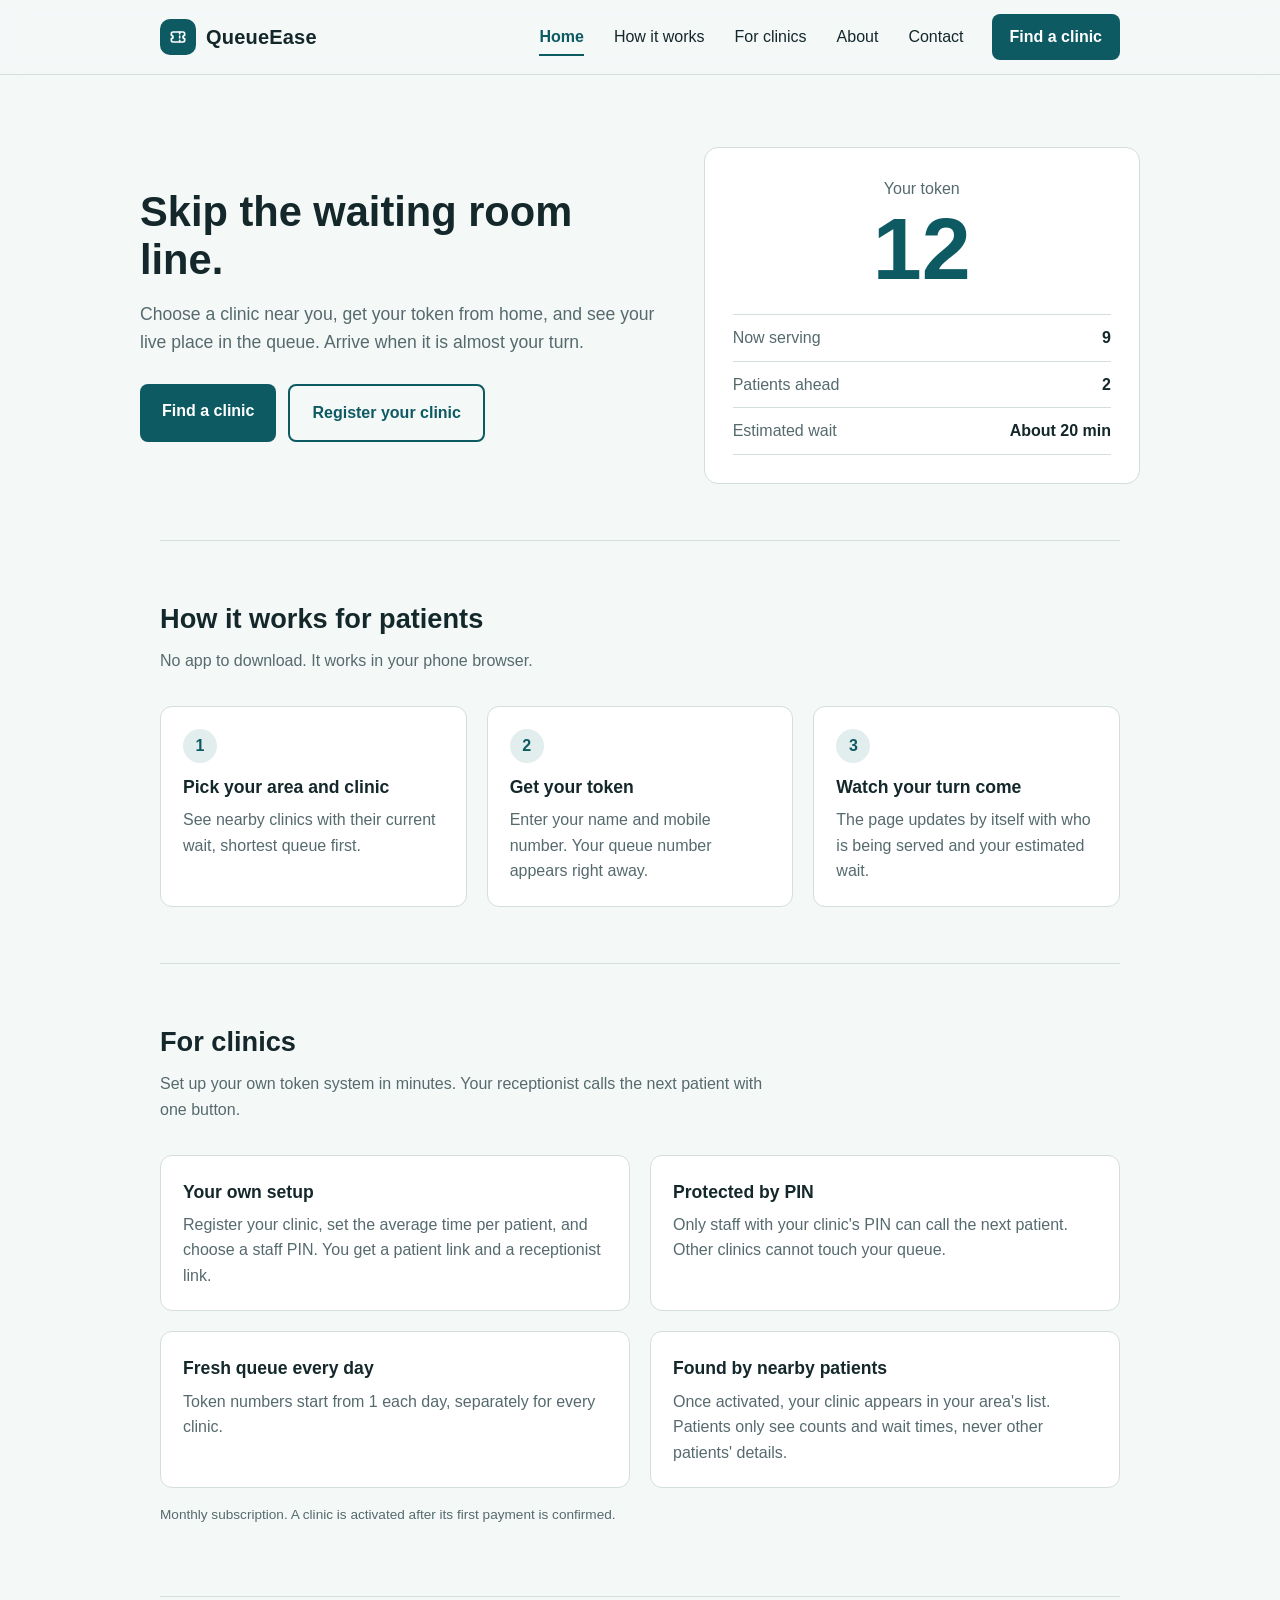
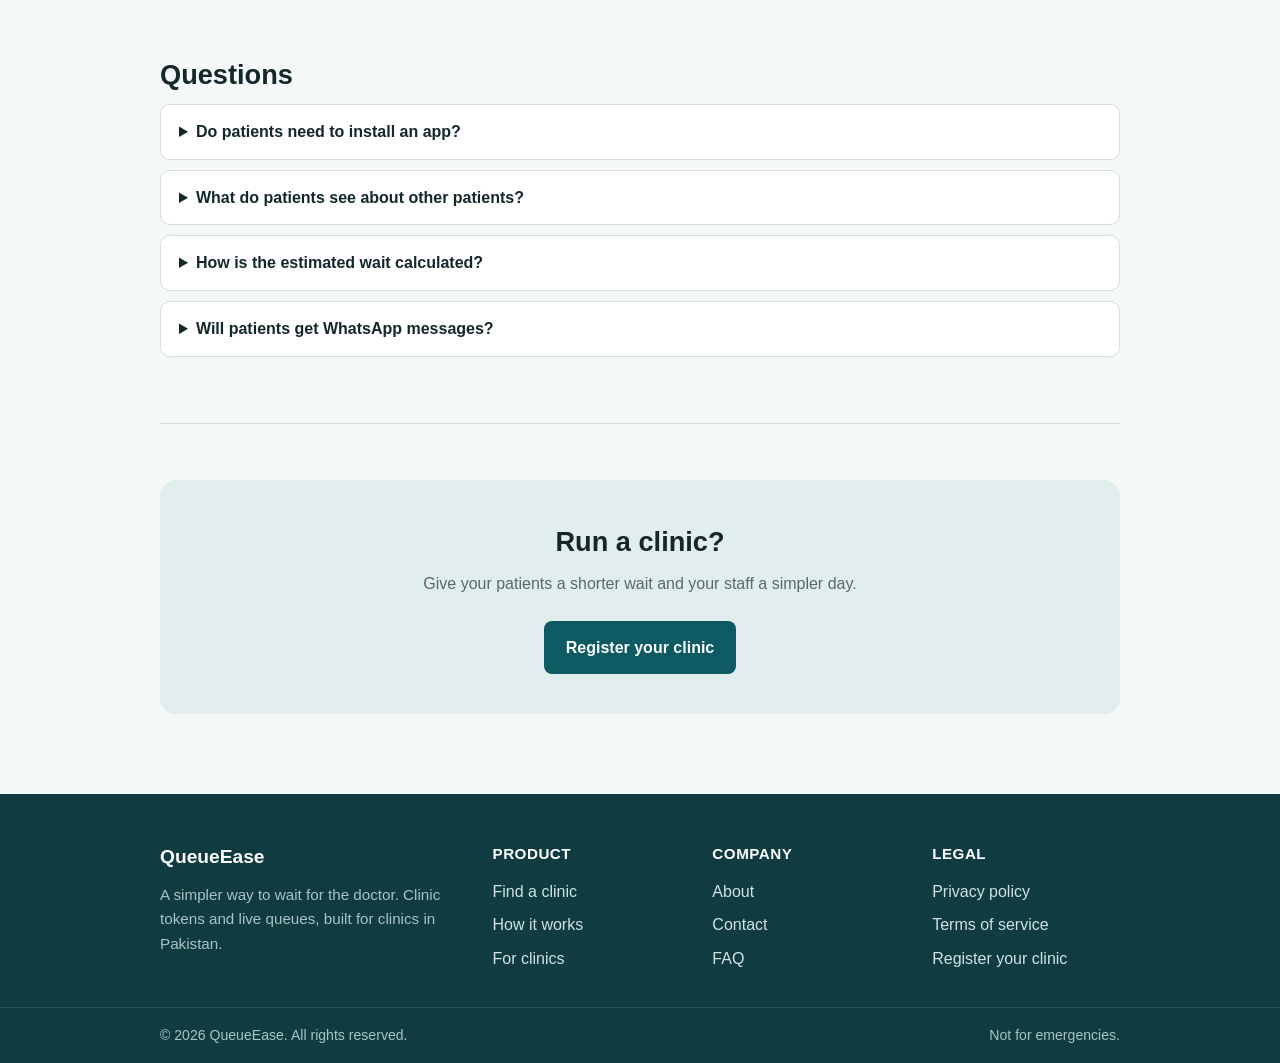
<file: index.html>
<!DOCTYPE html>
<html lang="en">
<head>
<meta charset="utf-8">
<meta name="viewport" content="width=device-width, initial-scale=1">
<title>QueueEase: skip the clinic waiting line</title>
<meta name="description" content="Get a clinic token from home, see your live wait time, and choose the clinic with the shortest queue.">
<link rel="stylesheet" href="style.css">
</head>
<body>
<header class="site-header"><div class="bar"><a class="logo" href="index.html"><span class="mark"><svg viewBox="0 0 24 24" aria-hidden="true"><path d="M4 8a2 2 0 0 1 2-2h12a2 2 0 0 1 2 2v2a2 2 0 0 0 0 4v2a2 2 0 0 1-2 2H6a2 2 0 0 1-2-2v-2a2 2 0 0 0 0-4z"/><path d="M14 6v12" stroke-dasharray="2 3"/></svg></span>QueueEase</a><button class="nav-toggle" aria-label="Menu" aria-expanded="false" aria-controls="nav"><span></span></button><nav class="main-nav" id="nav" aria-label="Main"><a class="link" href="index.html" aria-current="page">Home</a><a class="link" href="how-it-works.html">How it works</a><a class="link" href="clinics.html">For clinics</a><a class="link" href="about.html">About</a><a class="link" href="contact.html">Contact</a><a class="btn primary" href="find.html">Find a clinic</a></nav></div></header>
<main>
  <div class="wrap hero">
    <div>
      <h1>Skip the waiting room line.</h1>
      <p>Choose a clinic near you, get your token from home, and see your live place in the queue. Arrive when it is almost your turn.</p>
      <div class="cta">
        <a class="btn primary" href="find.html">Find a clinic</a>
        <a class="btn ghost" href="register.html">Register your clinic</a>
      </div>
    </div>
    <div class="ticket" aria-label="Example of a patient token screen">
      <div class="lbl">Your token</div>
      <div class="num">12</div>
      <dl>
        <div><dt>Now serving</dt><dd>9</dd></div>
        <div><dt>Patients ahead</dt><dd>2</dd></div>
        <div><dt>Estimated wait</dt><dd>About 20 min</dd></div>
      </dl>
    </div>
  </div>

  <div class="wrap">
    <section class="block" id="how">
      <h2>How it works for patients</h2>
      <p class="lead">No app to download. It works in your phone browser.</p>
      <div class="grid">
        <div class="card"><span class="n">1</span><h3>Pick your area and clinic</h3><p>See nearby clinics with their current wait, shortest queue first.</p></div>
        <div class="card"><span class="n">2</span><h3>Get your token</h3><p>Enter your name and mobile number. Your queue number appears right away.</p></div>
        <div class="card"><span class="n">3</span><h3>Watch your turn come</h3><p>The page updates by itself with who is being served and your estimated wait.</p></div>
      </div>
    </section>

    <section class="block" id="clinics">
      <h2>For clinics</h2>
      <p class="lead">Set up your own token system in minutes. Your receptionist calls the next patient with one button.</p>
      <div class="two">
        <div class="card"><h3>Your own setup</h3><p>Register your clinic, set the average time per patient, and choose a staff PIN. You get a patient link and a receptionist link.</p></div>
        <div class="card"><h3>Protected by PIN</h3><p>Only staff with your clinic's PIN can call the next patient. Other clinics cannot touch your queue.</p></div>
        <div class="card"><h3>Fresh queue every day</h3><p>Token numbers start from 1 each day, separately for every clinic.</p></div>
        <div class="card"><h3>Found by nearby patients</h3><p>Once activated, your clinic appears in your area's list. Patients only see counts and wait times, never other patients' details.</p></div>
      </div>
      <p class="tag" style="margin-top:16px">Monthly subscription. A clinic is activated after its first payment is confirmed.</p>
    </section>

    <section class="block" id="faq">
      <h2>Questions</h2>
      <details><summary>Do patients need to install an app?</summary><p>No. Everything works in the phone browser.</p></details>
      <details><summary>What do patients see about other patients?</summary><p>Only how many are waiting and the estimated time. Names and phone numbers are never shown.</p></details>
      <details><summary>How is the estimated wait calculated?</summary><p>By the number of patients ahead multiplied by the average time per patient that your clinic sets.</p></details>
      <details><summary>Will patients get WhatsApp messages?</summary><p>This is coming soon. For now the live status page shows the queue.</p></details>
    </section>

    <section class="block">
      <div class="band">
        <h2>Run a clinic?</h2>
        <p>Give your patients a shorter wait and your staff a simpler day.</p>
        <a class="btn primary" href="register.html">Register your clinic</a>
      </div>
    </section>
  </div>
</main>
<footer class="site-footer"><div class="cols">
<div><div class="brand">QueueEase</div><p>A simpler way to wait for the doctor. Clinic tokens and live queues, built for clinics in Pakistan.</p></div>
<div><h4>Product</h4><ul><li><a href="find.html">Find a clinic</a></li><li><a href="how-it-works.html">How it works</a></li><li><a href="clinics.html">For clinics</a></li></ul></div>
<div><h4>Company</h4><ul><li><a href="about.html">About</a></li><li><a href="contact.html">Contact</a></li><li><a href="faq.html">FAQ</a></li></ul></div>
<div><h4>Legal</h4><ul><li><a href="privacy.html">Privacy policy</a></li><li><a href="terms.html">Terms of service</a></li><li><a href="register.html">Register your clinic</a></li></ul></div>
</div><div class="bottom"><div><span>&copy; 2026 QueueEase. All rights reserved.</span><span>Not for emergencies.</span></div></div></footer>
<script>
(function () {
  document.documentElement.classList.add("js");
  var h = document.querySelector(".site-header"), t = document.querySelector(".nav-toggle"), n = document.getElementById("nav");
  function onScroll() { h.classList.toggle("scrolled", window.scrollY > 8); }
  onScroll(); window.addEventListener("scroll", onScroll, { passive: true });
  t.addEventListener("click", function () { var o = n.classList.toggle("open"); t.setAttribute("aria-expanded", o); });
  n.addEventListener("click", function (e) { if (e.target.tagName === "A") { n.classList.remove("open"); t.setAttribute("aria-expanded", "false"); } });
  var els = document.querySelectorAll(".card, details, .ticket, .band, .page-head, .prose > *");
  if (!("IntersectionObserver" in window)) { return; }
  var io = new IntersectionObserver(function (es) { es.forEach(function (e) { if (e.isIntersecting) { e.target.classList.add("in"); io.unobserve(e.target); } }); }, { threshold: 0.12 });
  els.forEach(function (el) { el.classList.add("reveal"); io.observe(el); });
})();
</script>
</body>
</html>
</file>
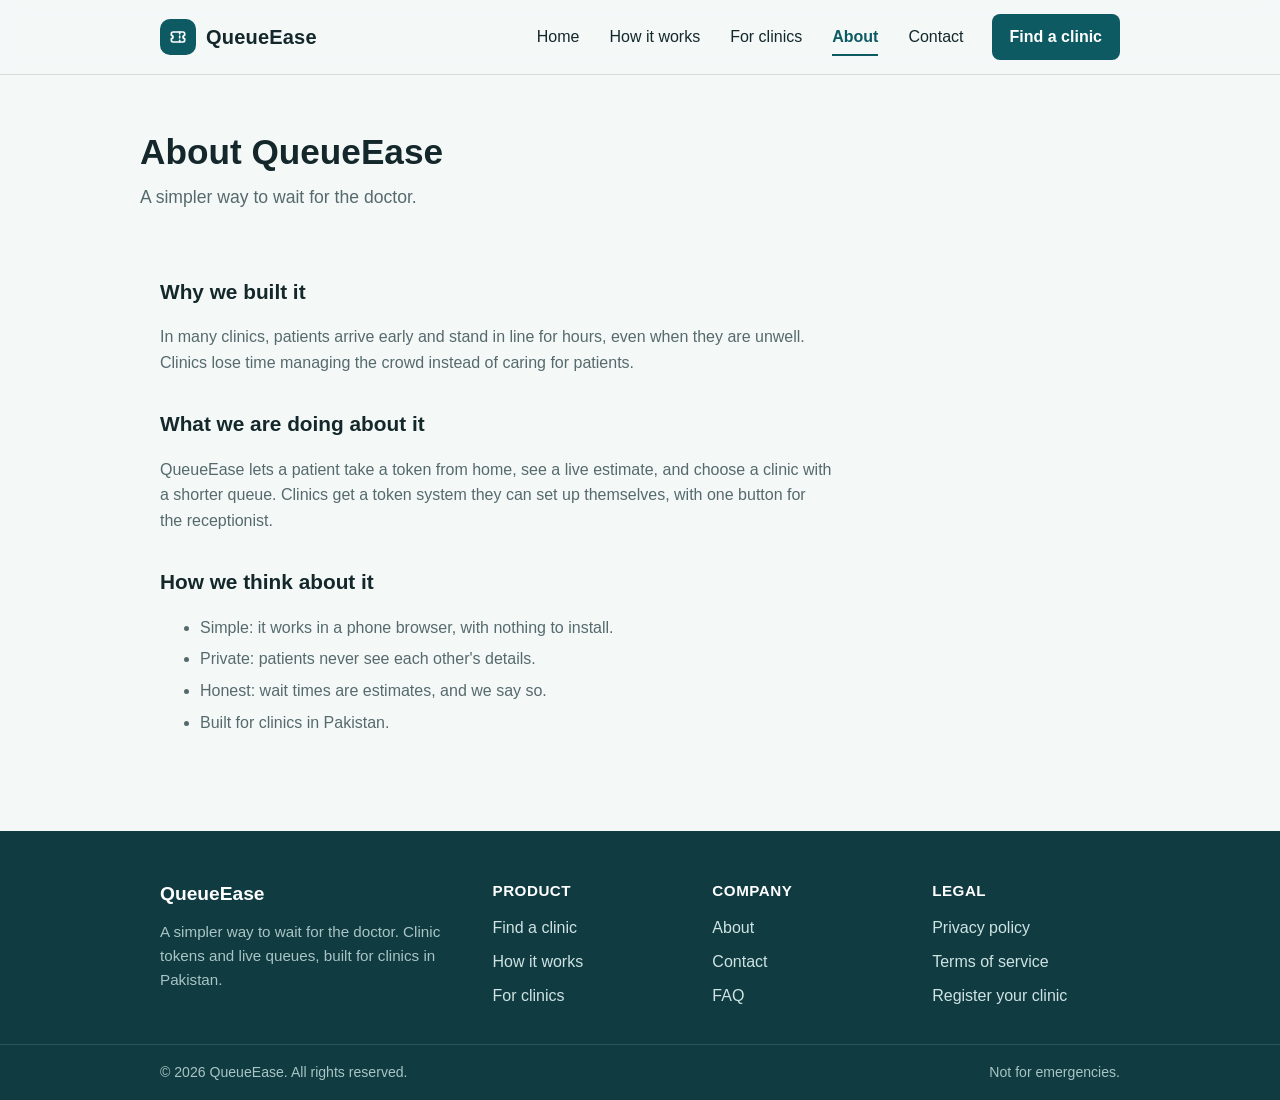
<file: about.html>
<!DOCTYPE html>
<html lang="en">
<head>
<meta charset="utf-8">
<meta name="viewport" content="width=device-width, initial-scale=1">
<title>About | QueueEase</title>
<meta name="description" content="Why we are building a simpler way to wait for the doctor.">
<link rel="stylesheet" href="style.css">
</head>
<body>
<header class="site-header"><div class="bar"><a class="logo" href="index.html"><span class="mark"><svg viewBox="0 0 24 24" aria-hidden="true"><path d="M4 8a2 2 0 0 1 2-2h12a2 2 0 0 1 2 2v2a2 2 0 0 0 0 4v2a2 2 0 0 1-2 2H6a2 2 0 0 1-2-2v-2a2 2 0 0 0 0-4z"/><path d="M14 6v12" stroke-dasharray="2 3"/></svg></span>QueueEase</a><button class="nav-toggle" aria-label="Menu" aria-expanded="false" aria-controls="nav"><span></span></button><nav class="main-nav" id="nav" aria-label="Main"><a class="link" href="index.html">Home</a><a class="link" href="how-it-works.html">How it works</a><a class="link" href="clinics.html">For clinics</a><a class="link" href="about.html" aria-current="page">About</a><a class="link" href="contact.html">Contact</a><a class="btn primary" href="find.html">Find a clinic</a></nav></div></header>
<main><div class="wrap page-head"><h1>About QueueEase</h1><p>A simpler way to wait for the doctor.</p></div><div class="wrap"><div class="prose"><h2>Why we built it</h2><p>In many clinics, patients arrive early and stand in line for hours, even when they are unwell. Clinics lose time managing the crowd instead of caring for patients.</p><h2>What we are doing about it</h2><p>QueueEase lets a patient take a token from home, see a live estimate, and choose a clinic with a shorter queue. Clinics get a token system they can set up themselves, with one button for the receptionist.</p><h2>How we think about it</h2><ul><li>Simple: it works in a phone browser, with nothing to install.</li><li>Private: patients never see each other's details.</li><li>Honest: wait times are estimates, and we say so.</li><li>Built for clinics in Pakistan.</li></ul></div></div></main>
<footer class="site-footer"><div class="cols">
<div><div class="brand">QueueEase</div><p>A simpler way to wait for the doctor. Clinic tokens and live queues, built for clinics in Pakistan.</p></div>
<div><h4>Product</h4><ul><li><a href="find.html">Find a clinic</a></li><li><a href="how-it-works.html">How it works</a></li><li><a href="clinics.html">For clinics</a></li></ul></div>
<div><h4>Company</h4><ul><li><a href="about.html">About</a></li><li><a href="contact.html">Contact</a></li><li><a href="faq.html">FAQ</a></li></ul></div>
<div><h4>Legal</h4><ul><li><a href="privacy.html">Privacy policy</a></li><li><a href="terms.html">Terms of service</a></li><li><a href="register.html">Register your clinic</a></li></ul></div>
</div><div class="bottom"><div><span>&copy; 2026 QueueEase. All rights reserved.</span><span>Not for emergencies.</span></div></div></footer>
<script>
(function () {
  document.documentElement.classList.add("js");
  var h = document.querySelector(".site-header"), t = document.querySelector(".nav-toggle"), n = document.getElementById("nav");
  function onScroll() { h.classList.toggle("scrolled", window.scrollY > 8); }
  onScroll(); window.addEventListener("scroll", onScroll, { passive: true });
  t.addEventListener("click", function () { var o = n.classList.toggle("open"); t.setAttribute("aria-expanded", o); });
  n.addEventListener("click", function (e) { if (e.target.tagName === "A") { n.classList.remove("open"); t.setAttribute("aria-expanded", "false"); } });
  var els = document.querySelectorAll(".card, details, .ticket, .band, .page-head, .prose > *");
  if (!("IntersectionObserver" in window)) { return; }
  var io = new IntersectionObserver(function (es) { es.forEach(function (e) { if (e.isIntersecting) { e.target.classList.add("in"); io.unobserve(e.target); } }); }, { threshold: 0.12 });
  els.forEach(function (el) { el.classList.add("reveal"); io.observe(el); });
})();
</script>
</body>
</html>
</file>
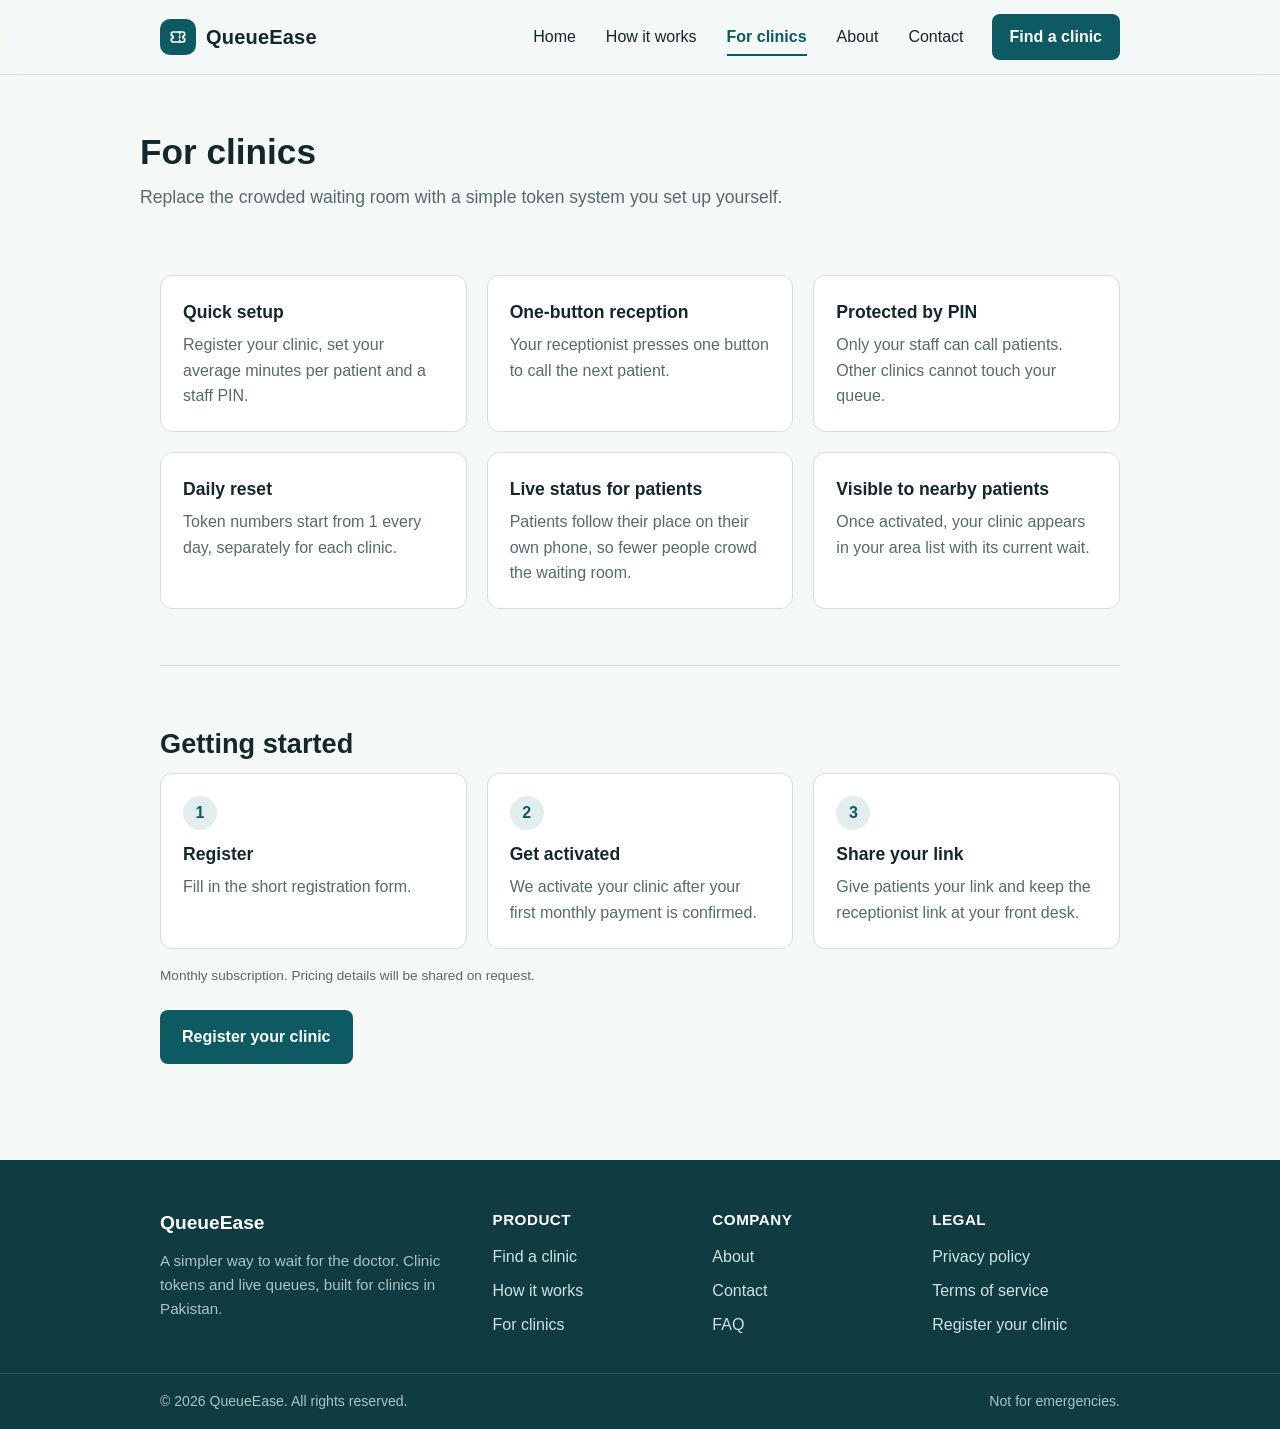
<file: clinics.html>
<!DOCTYPE html>
<html lang="en">
<head>
<meta charset="utf-8">
<meta name="viewport" content="width=device-width, initial-scale=1">
<title>For clinics | QueueEase</title>
<meta name="description" content="Set up your own clinic token system with a receptionist button and a staff PIN.">
<link rel="stylesheet" href="style.css">
</head>
<body>
<header class="site-header"><div class="bar"><a class="logo" href="index.html"><span class="mark"><svg viewBox="0 0 24 24" aria-hidden="true"><path d="M4 8a2 2 0 0 1 2-2h12a2 2 0 0 1 2 2v2a2 2 0 0 0 0 4v2a2 2 0 0 1-2 2H6a2 2 0 0 1-2-2v-2a2 2 0 0 0 0-4z"/><path d="M14 6v12" stroke-dasharray="2 3"/></svg></span>QueueEase</a><button class="nav-toggle" aria-label="Menu" aria-expanded="false" aria-controls="nav"><span></span></button><nav class="main-nav" id="nav" aria-label="Main"><a class="link" href="index.html">Home</a><a class="link" href="how-it-works.html">How it works</a><a class="link" href="clinics.html" aria-current="page">For clinics</a><a class="link" href="about.html">About</a><a class="link" href="contact.html">Contact</a><a class="btn primary" href="find.html">Find a clinic</a></nav></div></header>
<main><div class="wrap page-head"><h1>For clinics</h1><p>Replace the crowded waiting room with a simple token system you set up yourself.</p></div><div class="wrap"><section class="block" style="border-top:0"><div class="grid"><div class="card"><h3>Quick setup</h3><p>Register your clinic, set your average minutes per patient and a staff PIN.</p></div><div class="card"><h3>One-button reception</h3><p>Your receptionist presses one button to call the next patient.</p></div><div class="card"><h3>Protected by PIN</h3><p>Only your staff can call patients. Other clinics cannot touch your queue.</p></div><div class="card"><h3>Daily reset</h3><p>Token numbers start from 1 every day, separately for each clinic.</p></div><div class="card"><h3>Live status for patients</h3><p>Patients follow their place on their own phone, so fewer people crowd the waiting room.</p></div><div class="card"><h3>Visible to nearby patients</h3><p>Once activated, your clinic appears in your area list with its current wait.</p></div></div></section><section class="block"><h2>Getting started</h2><div class="grid"><div class="card"><span class="n">1</span><h3>Register</h3><p>Fill in the short registration form.</p></div><div class="card"><span class="n">2</span><h3>Get activated</h3><p>We activate your clinic after your first monthly payment is confirmed.</p></div><div class="card"><span class="n">3</span><h3>Share your link</h3><p>Give patients your link and keep the receptionist link at your front desk.</p></div></div><p class="tag" style="margin-top:16px">Monthly subscription. Pricing details will be shared on request.</p><p style="margin-top:24px"><a class="btn primary" href="register.html">Register your clinic</a></p></section></div></main>
<footer class="site-footer"><div class="cols">
<div><div class="brand">QueueEase</div><p>A simpler way to wait for the doctor. Clinic tokens and live queues, built for clinics in Pakistan.</p></div>
<div><h4>Product</h4><ul><li><a href="find.html">Find a clinic</a></li><li><a href="how-it-works.html">How it works</a></li><li><a href="clinics.html">For clinics</a></li></ul></div>
<div><h4>Company</h4><ul><li><a href="about.html">About</a></li><li><a href="contact.html">Contact</a></li><li><a href="faq.html">FAQ</a></li></ul></div>
<div><h4>Legal</h4><ul><li><a href="privacy.html">Privacy policy</a></li><li><a href="terms.html">Terms of service</a></li><li><a href="register.html">Register your clinic</a></li></ul></div>
</div><div class="bottom"><div><span>&copy; 2026 QueueEase. All rights reserved.</span><span>Not for emergencies.</span></div></div></footer>
<script>
(function () {
  document.documentElement.classList.add("js");
  var h = document.querySelector(".site-header"), t = document.querySelector(".nav-toggle"), n = document.getElementById("nav");
  function onScroll() { h.classList.toggle("scrolled", window.scrollY > 8); }
  onScroll(); window.addEventListener("scroll", onScroll, { passive: true });
  t.addEventListener("click", function () { var o = n.classList.toggle("open"); t.setAttribute("aria-expanded", o); });
  n.addEventListener("click", function (e) { if (e.target.tagName === "A") { n.classList.remove("open"); t.setAttribute("aria-expanded", "false"); } });
  var els = document.querySelectorAll(".card, details, .ticket, .band, .page-head, .prose > *");
  if (!("IntersectionObserver" in window)) { return; }
  var io = new IntersectionObserver(function (es) { es.forEach(function (e) { if (e.isIntersecting) { e.target.classList.add("in"); io.unobserve(e.target); } }); }, { threshold: 0.12 });
  els.forEach(function (el) { el.classList.add("reveal"); io.observe(el); });
})();
</script>
</body>
</html>
</file>
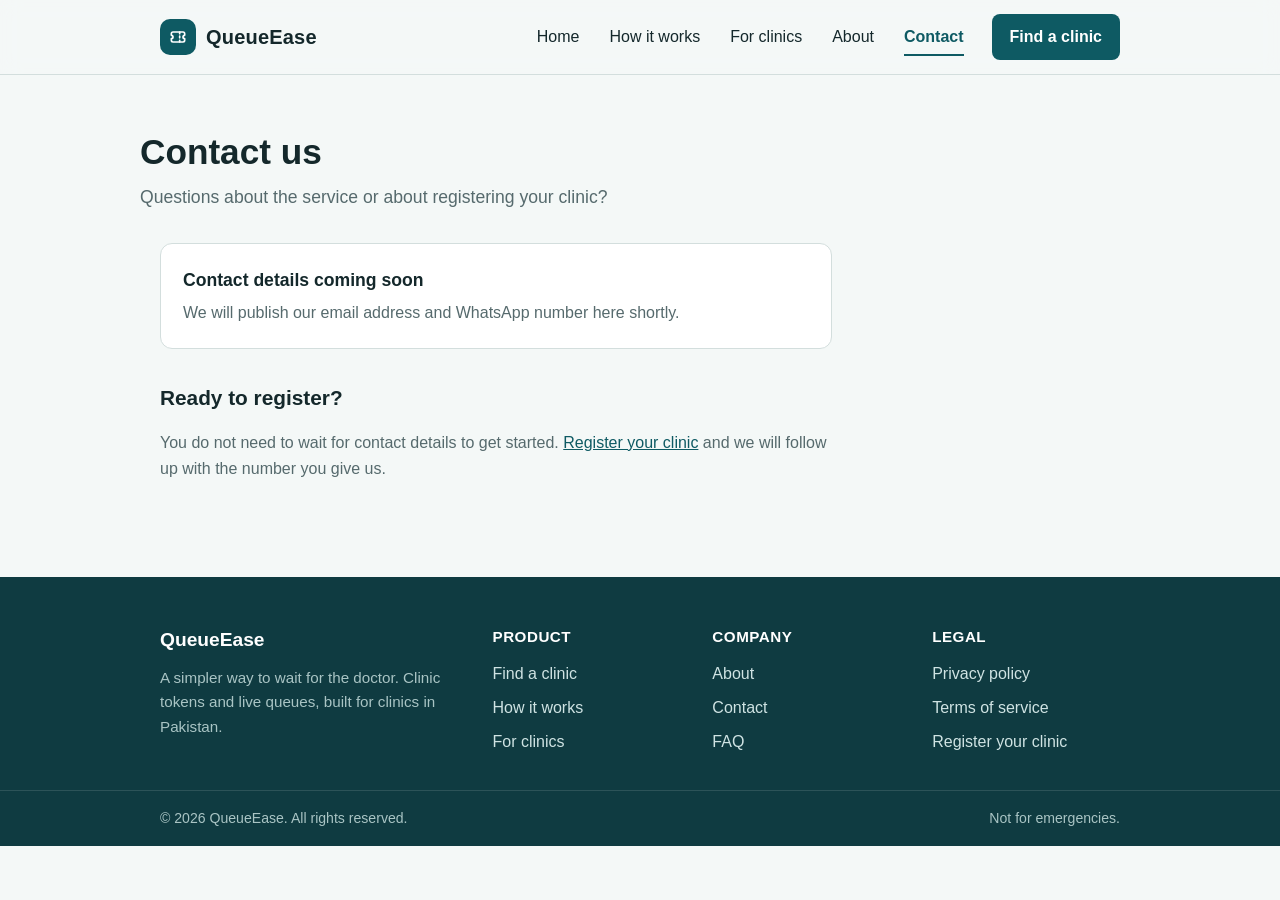
<file: contact.html>
<!DOCTYPE html>
<html lang="en">
<head>
<meta charset="utf-8">
<meta name="viewport" content="width=device-width, initial-scale=1">
<title>Contact | QueueEase</title>
<meta name="description" content="Get in touch with QueueEase.">
<link rel="stylesheet" href="style.css">
</head>
<body>
<header class="site-header"><div class="bar"><a class="logo" href="index.html"><span class="mark"><svg viewBox="0 0 24 24" aria-hidden="true"><path d="M4 8a2 2 0 0 1 2-2h12a2 2 0 0 1 2 2v2a2 2 0 0 0 0 4v2a2 2 0 0 1-2 2H6a2 2 0 0 1-2-2v-2a2 2 0 0 0 0-4z"/><path d="M14 6v12" stroke-dasharray="2 3"/></svg></span>QueueEase</a><button class="nav-toggle" aria-label="Menu" aria-expanded="false" aria-controls="nav"><span></span></button><nav class="main-nav" id="nav" aria-label="Main"><a class="link" href="index.html">Home</a><a class="link" href="how-it-works.html">How it works</a><a class="link" href="clinics.html">For clinics</a><a class="link" href="about.html">About</a><a class="link" href="contact.html" aria-current="page">Contact</a><a class="btn primary" href="find.html">Find a clinic</a></nav></div></header>
<main><div class="wrap page-head"><h1>Contact us</h1><p>Questions about the service or about registering your clinic?</p></div><div class="wrap"><div class="prose"><div class="card"><h3>Contact details coming soon</h3><p>We will publish our email address and WhatsApp number here shortly.</p></div><h2>Ready to register?</h2><p>You do not need to wait for contact details to get started. <a href="register.html" style="color:var(--brand)">Register your clinic</a> and we will follow up with the number you give us.</p></div></div></main>
<footer class="site-footer"><div class="cols">
<div><div class="brand">QueueEase</div><p>A simpler way to wait for the doctor. Clinic tokens and live queues, built for clinics in Pakistan.</p></div>
<div><h4>Product</h4><ul><li><a href="find.html">Find a clinic</a></li><li><a href="how-it-works.html">How it works</a></li><li><a href="clinics.html">For clinics</a></li></ul></div>
<div><h4>Company</h4><ul><li><a href="about.html">About</a></li><li><a href="contact.html">Contact</a></li><li><a href="faq.html">FAQ</a></li></ul></div>
<div><h4>Legal</h4><ul><li><a href="privacy.html">Privacy policy</a></li><li><a href="terms.html">Terms of service</a></li><li><a href="register.html">Register your clinic</a></li></ul></div>
</div><div class="bottom"><div><span>&copy; 2026 QueueEase. All rights reserved.</span><span>Not for emergencies.</span></div></div></footer>
<script>
(function () {
  document.documentElement.classList.add("js");
  var h = document.querySelector(".site-header"), t = document.querySelector(".nav-toggle"), n = document.getElementById("nav");
  function onScroll() { h.classList.toggle("scrolled", window.scrollY > 8); }
  onScroll(); window.addEventListener("scroll", onScroll, { passive: true });
  t.addEventListener("click", function () { var o = n.classList.toggle("open"); t.setAttribute("aria-expanded", o); });
  n.addEventListener("click", function (e) { if (e.target.tagName === "A") { n.classList.remove("open"); t.setAttribute("aria-expanded", "false"); } });
  var els = document.querySelectorAll(".card, details, .ticket, .band, .page-head, .prose > *");
  if (!("IntersectionObserver" in window)) { return; }
  var io = new IntersectionObserver(function (es) { es.forEach(function (e) { if (e.isIntersecting) { e.target.classList.add("in"); io.unobserve(e.target); } }); }, { threshold: 0.12 });
  els.forEach(function (el) { el.classList.add("reveal"); io.observe(el); });
})();
</script>
</body>
</html>
</file>
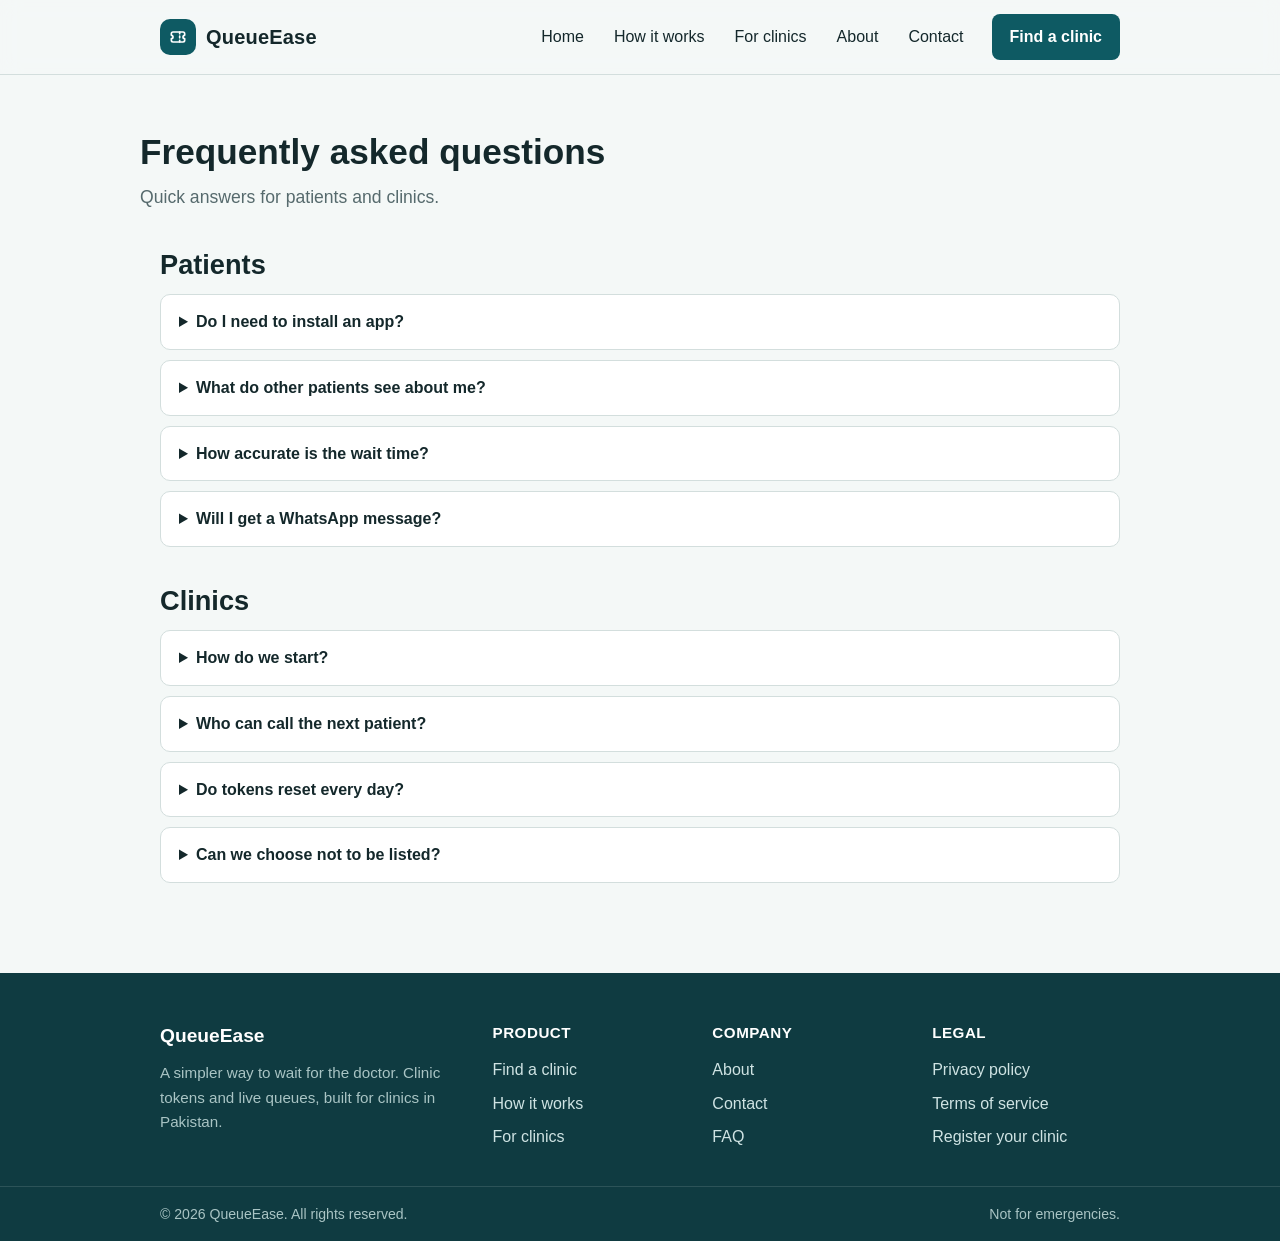
<file: faq.html>
<!DOCTYPE html>
<html lang="en">
<head>
<meta charset="utf-8">
<meta name="viewport" content="width=device-width, initial-scale=1">
<title>FAQ | QueueEase</title>
<meta name="description" content="Answers to common questions from patients and clinics.">
<link rel="stylesheet" href="style.css">
</head>
<body>
<header class="site-header"><div class="bar"><a class="logo" href="index.html"><span class="mark"><svg viewBox="0 0 24 24" aria-hidden="true"><path d="M4 8a2 2 0 0 1 2-2h12a2 2 0 0 1 2 2v2a2 2 0 0 0 0 4v2a2 2 0 0 1-2 2H6a2 2 0 0 1-2-2v-2a2 2 0 0 0 0-4z"/><path d="M14 6v12" stroke-dasharray="2 3"/></svg></span>QueueEase</a><button class="nav-toggle" aria-label="Menu" aria-expanded="false" aria-controls="nav"><span></span></button><nav class="main-nav" id="nav" aria-label="Main"><a class="link" href="index.html">Home</a><a class="link" href="how-it-works.html">How it works</a><a class="link" href="clinics.html">For clinics</a><a class="link" href="about.html">About</a><a class="link" href="contact.html">Contact</a><a class="btn primary" href="find.html">Find a clinic</a></nav></div></header>
<main><div class="wrap page-head"><h1>Frequently asked questions</h1><p>Quick answers for patients and clinics.</p></div><div class="wrap" style="padding-bottom:56px"><h2 style="margin-top:24px">Patients</h2><details><summary>Do I need to install an app?</summary><p>No. It works in your phone browser.</p></details><details><summary>What do other patients see about me?</summary><p>Nothing. They only see how many people are waiting at a clinic.</p></details><details><summary>How accurate is the wait time?</summary><p>It is an estimate: patients ahead of you times the clinic's average time per patient. A longer consultation can change it.</p></details><details><summary>Will I get a WhatsApp message?</summary><p>This is coming soon. For now the live status page shows your place in the queue.</p></details><h2 style="margin-top:32px">Clinics</h2><details><summary>How do we start?</summary><p>Register your clinic. After your first monthly payment is confirmed we activate it and you can share your patient link.</p></details><details><summary>Who can call the next patient?</summary><p>Only someone who knows your clinic's staff PIN.</p></details><details><summary>Do tokens reset every day?</summary><p>Yes. Numbers start from 1 each day, separately for every clinic.</p></details><details><summary>Can we choose not to be listed?</summary><p>Your clinic is shown in the area list only after activation. Ask us if you want a private clinic link only.</p></details></div></main>
<footer class="site-footer"><div class="cols">
<div><div class="brand">QueueEase</div><p>A simpler way to wait for the doctor. Clinic tokens and live queues, built for clinics in Pakistan.</p></div>
<div><h4>Product</h4><ul><li><a href="find.html">Find a clinic</a></li><li><a href="how-it-works.html">How it works</a></li><li><a href="clinics.html">For clinics</a></li></ul></div>
<div><h4>Company</h4><ul><li><a href="about.html">About</a></li><li><a href="contact.html">Contact</a></li><li><a href="faq.html">FAQ</a></li></ul></div>
<div><h4>Legal</h4><ul><li><a href="privacy.html">Privacy policy</a></li><li><a href="terms.html">Terms of service</a></li><li><a href="register.html">Register your clinic</a></li></ul></div>
</div><div class="bottom"><div><span>&copy; 2026 QueueEase. All rights reserved.</span><span>Not for emergencies.</span></div></div></footer>
<script>
(function () {
  document.documentElement.classList.add("js");
  var h = document.querySelector(".site-header"), t = document.querySelector(".nav-toggle"), n = document.getElementById("nav");
  function onScroll() { h.classList.toggle("scrolled", window.scrollY > 8); }
  onScroll(); window.addEventListener("scroll", onScroll, { passive: true });
  t.addEventListener("click", function () { var o = n.classList.toggle("open"); t.setAttribute("aria-expanded", o); });
  n.addEventListener("click", function (e) { if (e.target.tagName === "A") { n.classList.remove("open"); t.setAttribute("aria-expanded", "false"); } });
  var els = document.querySelectorAll(".card, details, .ticket, .band, .page-head, .prose > *");
  if (!("IntersectionObserver" in window)) { return; }
  var io = new IntersectionObserver(function (es) { es.forEach(function (e) { if (e.isIntersecting) { e.target.classList.add("in"); io.unobserve(e.target); } }); }, { threshold: 0.12 });
  els.forEach(function (el) { el.classList.add("reveal"); io.observe(el); });
})();
</script>
</body>
</html>
</file>
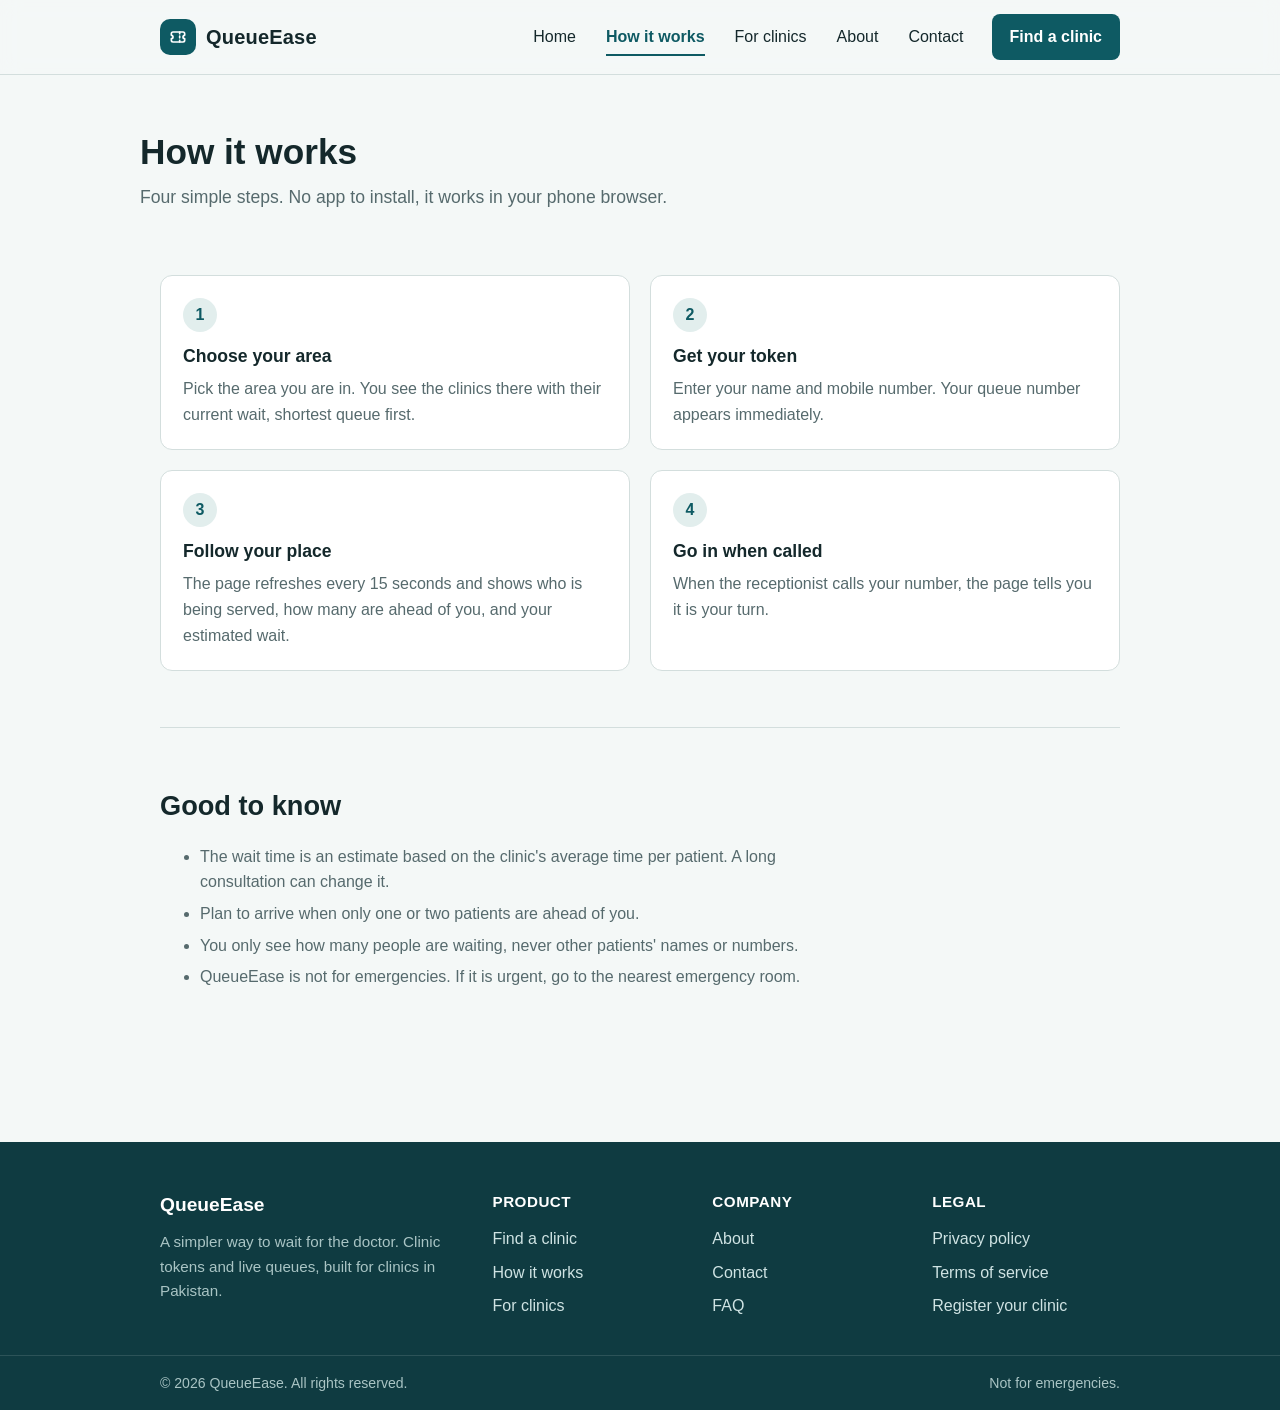
<file: how-it-works.html>
<!DOCTYPE html>
<html lang="en">
<head>
<meta charset="utf-8">
<meta name="viewport" content="width=device-width, initial-scale=1">
<title>How it works | QueueEase</title>
<meta name="description" content="How patients get a token and follow their place in the queue.">
<link rel="stylesheet" href="style.css">
</head>
<body>
<header class="site-header"><div class="bar"><a class="logo" href="index.html"><span class="mark"><svg viewBox="0 0 24 24" aria-hidden="true"><path d="M4 8a2 2 0 0 1 2-2h12a2 2 0 0 1 2 2v2a2 2 0 0 0 0 4v2a2 2 0 0 1-2 2H6a2 2 0 0 1-2-2v-2a2 2 0 0 0 0-4z"/><path d="M14 6v12" stroke-dasharray="2 3"/></svg></span>QueueEase</a><button class="nav-toggle" aria-label="Menu" aria-expanded="false" aria-controls="nav"><span></span></button><nav class="main-nav" id="nav" aria-label="Main"><a class="link" href="index.html">Home</a><a class="link" href="how-it-works.html" aria-current="page">How it works</a><a class="link" href="clinics.html">For clinics</a><a class="link" href="about.html">About</a><a class="link" href="contact.html">Contact</a><a class="btn primary" href="find.html">Find a clinic</a></nav></div></header>
<main><div class="wrap page-head"><h1>How it works</h1><p>Four simple steps. No app to install, it works in your phone browser.</p></div><div class="wrap"><section class="block" style="border-top:0"><div class="grid" style="grid-template-columns:repeat(2,1fr)"><div class="card"><span class="n">1</span><h3>Choose your area</h3><p>Pick the area you are in. You see the clinics there with their current wait, shortest queue first.</p></div><div class="card"><span class="n">2</span><h3>Get your token</h3><p>Enter your name and mobile number. Your queue number appears immediately.</p></div><div class="card"><span class="n">3</span><h3>Follow your place</h3><p>The page refreshes every 15 seconds and shows who is being served, how many are ahead of you, and your estimated wait.</p></div><div class="card"><span class="n">4</span><h3>Go in when called</h3><p>When the receptionist calls your number, the page tells you it is your turn.</p></div></div></section><section class="block"><h2>Good to know</h2><div class="prose" style="padding-top:0"><ul><li>The wait time is an estimate based on the clinic's average time per patient. A long consultation can change it.</li><li>Plan to arrive when only one or two patients are ahead of you.</li><li>You only see how many people are waiting, never other patients' names or numbers.</li><li>QueueEase is not for emergencies. If it is urgent, go to the nearest emergency room.</li></ul></div></section></div></main>
<footer class="site-footer"><div class="cols">
<div><div class="brand">QueueEase</div><p>A simpler way to wait for the doctor. Clinic tokens and live queues, built for clinics in Pakistan.</p></div>
<div><h4>Product</h4><ul><li><a href="find.html">Find a clinic</a></li><li><a href="how-it-works.html">How it works</a></li><li><a href="clinics.html">For clinics</a></li></ul></div>
<div><h4>Company</h4><ul><li><a href="about.html">About</a></li><li><a href="contact.html">Contact</a></li><li><a href="faq.html">FAQ</a></li></ul></div>
<div><h4>Legal</h4><ul><li><a href="privacy.html">Privacy policy</a></li><li><a href="terms.html">Terms of service</a></li><li><a href="register.html">Register your clinic</a></li></ul></div>
</div><div class="bottom"><div><span>&copy; 2026 QueueEase. All rights reserved.</span><span>Not for emergencies.</span></div></div></footer>
<script>
(function () {
  document.documentElement.classList.add("js");
  var h = document.querySelector(".site-header"), t = document.querySelector(".nav-toggle"), n = document.getElementById("nav");
  function onScroll() { h.classList.toggle("scrolled", window.scrollY > 8); }
  onScroll(); window.addEventListener("scroll", onScroll, { passive: true });
  t.addEventListener("click", function () { var o = n.classList.toggle("open"); t.setAttribute("aria-expanded", o); });
  n.addEventListener("click", function (e) { if (e.target.tagName === "A") { n.classList.remove("open"); t.setAttribute("aria-expanded", "false"); } });
  var els = document.querySelectorAll(".card, details, .ticket, .band, .page-head, .prose > *");
  if (!("IntersectionObserver" in window)) { return; }
  var io = new IntersectionObserver(function (es) { es.forEach(function (e) { if (e.isIntersecting) { e.target.classList.add("in"); io.unobserve(e.target); } }); }, { threshold: 0.12 });
  els.forEach(function (el) { el.classList.add("reveal"); io.observe(el); });
})();
</script>
</body>
</html>
</file>
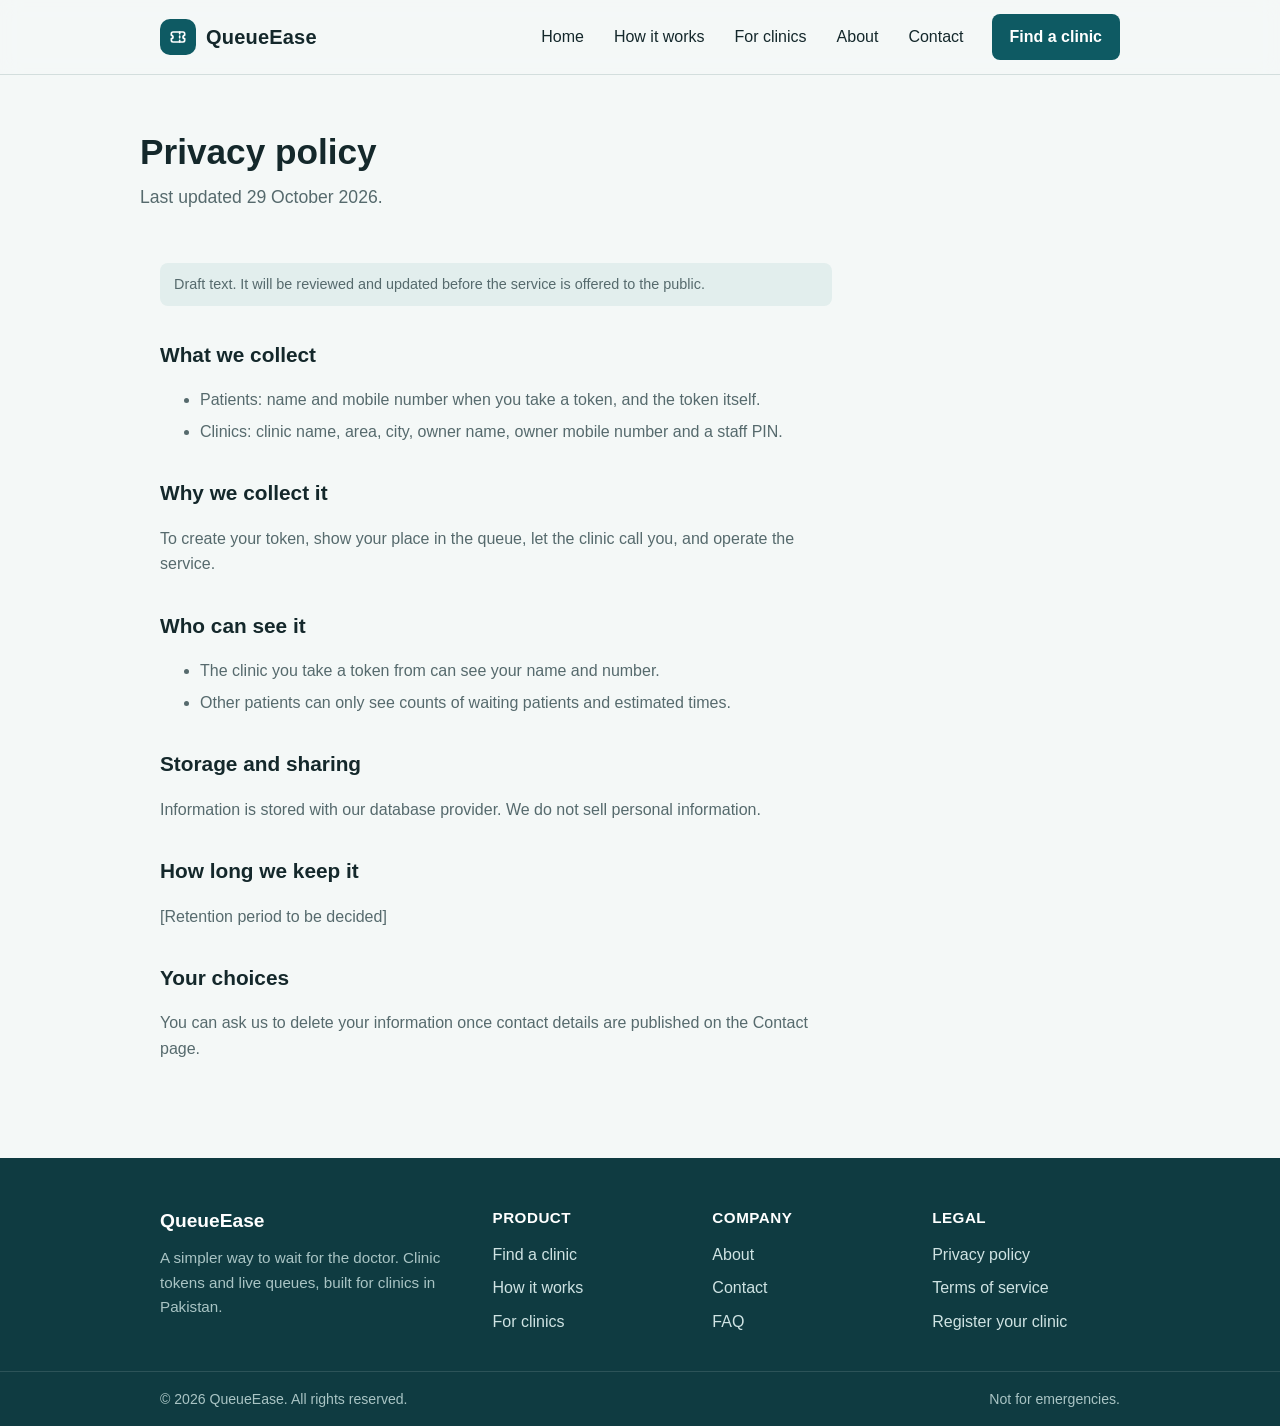
<file: privacy.html>
<!DOCTYPE html>
<html lang="en">
<head>
<meta charset="utf-8">
<meta name="viewport" content="width=device-width, initial-scale=1">
<title>Privacy policy | QueueEase</title>
<meta name="description" content="How QueueEase handles patient and clinic information.">
<link rel="stylesheet" href="style.css">
</head>
<body>
<header class="site-header"><div class="bar"><a class="logo" href="index.html"><span class="mark"><svg viewBox="0 0 24 24" aria-hidden="true"><path d="M4 8a2 2 0 0 1 2-2h12a2 2 0 0 1 2 2v2a2 2 0 0 0 0 4v2a2 2 0 0 1-2 2H6a2 2 0 0 1-2-2v-2a2 2 0 0 0 0-4z"/><path d="M14 6v12" stroke-dasharray="2 3"/></svg></span>QueueEase</a><button class="nav-toggle" aria-label="Menu" aria-expanded="false" aria-controls="nav"><span></span></button><nav class="main-nav" id="nav" aria-label="Main"><a class="link" href="index.html">Home</a><a class="link" href="how-it-works.html">How it works</a><a class="link" href="clinics.html">For clinics</a><a class="link" href="about.html">About</a><a class="link" href="contact.html">Contact</a><a class="btn primary" href="find.html">Find a clinic</a></nav></div></header>
<main><div class="wrap page-head"><h1>Privacy policy</h1><p>Last updated 29 October 2026.</p></div><div class="wrap"><div class="prose"><p class="draft">Draft text. It will be reviewed and updated before the service is offered to the public.</p><h2>What we collect</h2><ul><li>Patients: name and mobile number when you take a token, and the token itself.</li><li>Clinics: clinic name, area, city, owner name, owner mobile number and a staff PIN.</li></ul><h2>Why we collect it</h2><p>To create your token, show your place in the queue, let the clinic call you, and operate the service.</p><h2>Who can see it</h2><ul><li>The clinic you take a token from can see your name and number.</li><li>Other patients can only see counts of waiting patients and estimated times.</li></ul><h2>Storage and sharing</h2><p>Information is stored with our database provider. We do not sell personal information.</p><h2>How long we keep it</h2><p>[Retention period to be decided]</p><h2>Your choices</h2><p>You can ask us to delete your information once contact details are published on the Contact page.</p></div></div></main>
<footer class="site-footer"><div class="cols">
<div><div class="brand">QueueEase</div><p>A simpler way to wait for the doctor. Clinic tokens and live queues, built for clinics in Pakistan.</p></div>
<div><h4>Product</h4><ul><li><a href="find.html">Find a clinic</a></li><li><a href="how-it-works.html">How it works</a></li><li><a href="clinics.html">For clinics</a></li></ul></div>
<div><h4>Company</h4><ul><li><a href="about.html">About</a></li><li><a href="contact.html">Contact</a></li><li><a href="faq.html">FAQ</a></li></ul></div>
<div><h4>Legal</h4><ul><li><a href="privacy.html">Privacy policy</a></li><li><a href="terms.html">Terms of service</a></li><li><a href="register.html">Register your clinic</a></li></ul></div>
</div><div class="bottom"><div><span>&copy; 2026 QueueEase. All rights reserved.</span><span>Not for emergencies.</span></div></div></footer>
<script>
(function () {
  document.documentElement.classList.add("js");
  var h = document.querySelector(".site-header"), t = document.querySelector(".nav-toggle"), n = document.getElementById("nav");
  function onScroll() { h.classList.toggle("scrolled", window.scrollY > 8); }
  onScroll(); window.addEventListener("scroll", onScroll, { passive: true });
  t.addEventListener("click", function () { var o = n.classList.toggle("open"); t.setAttribute("aria-expanded", o); });
  n.addEventListener("click", function (e) { if (e.target.tagName === "A") { n.classList.remove("open"); t.setAttribute("aria-expanded", "false"); } });
  var els = document.querySelectorAll(".card, details, .ticket, .band, .page-head, .prose > *");
  if (!("IntersectionObserver" in window)) { return; }
  var io = new IntersectionObserver(function (es) { es.forEach(function (e) { if (e.isIntersecting) { e.target.classList.add("in"); io.unobserve(e.target); } }); }, { threshold: 0.12 });
  els.forEach(function (el) { el.classList.add("reveal"); io.observe(el); });
})();
</script>
</body>
</html>
</file>
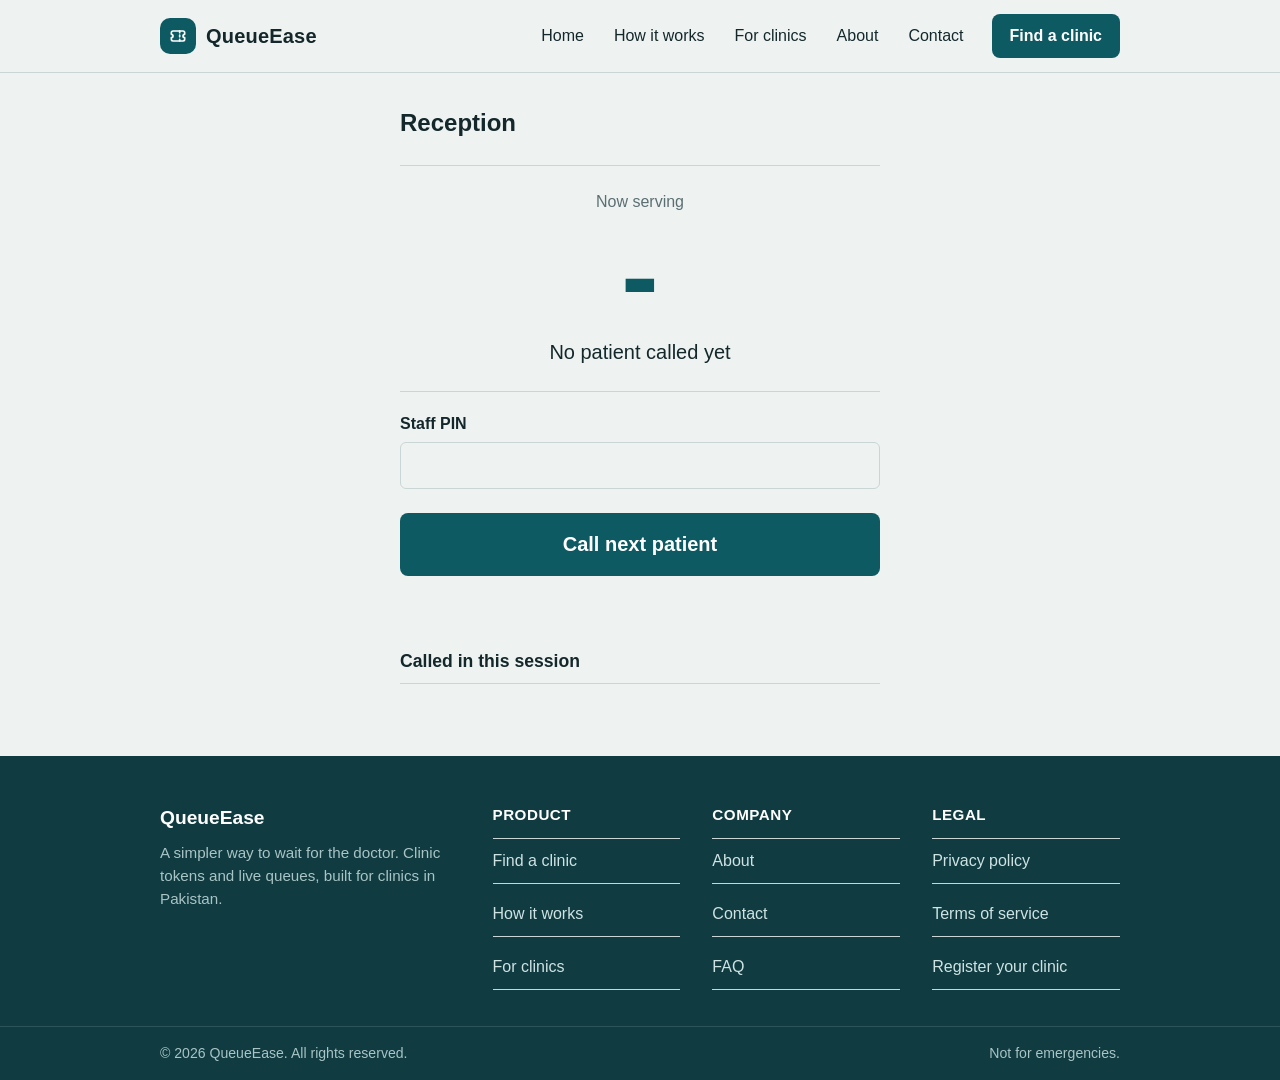
<file: receptionist.html>
<!DOCTYPE html>
<html lang="en">
<head>
<meta charset="utf-8">
<meta name="viewport" content="width=device-width, initial-scale=1">
<title>Reception: call next patient</title>
<link rel="stylesheet" href="style.css">
<style>
  :root { --bg:#eef3f2; --ink:#14282b; --muted:#5b6f72; --brand:#0e5a63; --line:#c9d6d5; --warn:#a63d2f; }
  @media (prefers-color-scheme: dark) {
    :root { --bg:#10191a; --ink:#e6efee; --muted:#93a8aa; --brand:#5cc4cf; --line:#2b3d3f; --warn:#ff9d8f; }
  }
  * { box-sizing: border-box; }
  body { margin:0; background:var(--bg); color:var(--ink); font-family:"Trebuchet MS", Verdana, sans-serif; line-height:1.5; }
  main { max-width:520px; margin:0 auto; padding:32px 20px 48px; }
  h1 { font-size:1.5rem; margin:0 0 24px; }
  .current { text-align:center; padding:24px 0; border-top:1px solid var(--line); border-bottom:1px solid var(--line); }
  .current .lbl { color:var(--muted); }
  .current .num { font-size:7rem; font-weight:bold; line-height:1.1; color:var(--brand); }
  .current .who { font-size:1.25rem; }
  .current .ph { color:var(--muted); }
  label { display:block; font-weight:bold; margin:20px 0 6px; }
  input { width:100%; padding:12px; font-size:1.1rem; border:1px solid var(--line); border-radius:6px; background:transparent; color:var(--ink); }
  input:focus-visible { outline:3px solid var(--brand); outline-offset:2px; }
  button { width:100%; margin-top:24px; padding:20px; font-size:1.25rem; font-weight:bold; border:0; border-radius:8px; background:var(--brand); color:#fff; cursor:pointer; }
  @media (prefers-color-scheme: dark) { button { color:#10191a; } }
  button:focus-visible { outline:3px solid var(--brand); outline-offset:3px; }
  button:disabled { opacity:.6; cursor:wait; }
  .msg { margin-top:16px; min-height:1.5em; color:var(--muted); }
  .msg.err { color:var(--warn); }
  h2 { font-size:1.1rem; margin:32px 0 8px; }
  ul { list-style:none; padding:0; margin:0; border-top:1px solid var(--line); }
  li { display:flex; justify-content:space-between; padding:10px 0; border-bottom:1px solid var(--line); }
  li span:last-child { color:var(--muted); }
</style>
</head>
<body>
<header class="site-header"><div class="bar"><a class="logo" href="index.html"><span class="mark"><svg viewBox="0 0 24 24" aria-hidden="true"><path d="M4 8a2 2 0 0 1 2-2h12a2 2 0 0 1 2 2v2a2 2 0 0 0 0 4v2a2 2 0 0 1-2 2H6a2 2 0 0 1-2-2v-2a2 2 0 0 0 0-4z"/><path d="M14 6v12" stroke-dasharray="2 3"/></svg></span>QueueEase</a><button class="nav-toggle" aria-label="Menu" aria-expanded="false" aria-controls="nav"><span></span></button><nav class="main-nav" id="nav" aria-label="Main"><a class="link" href="index.html">Home</a><a class="link" href="how-it-works.html">How it works</a><a class="link" href="clinics.html">For clinics</a><a class="link" href="about.html">About</a><a class="link" href="contact.html">Contact</a><a class="btn primary" href="find.html">Find a clinic</a></nav></div></header>
<main>
  <h1>Reception</h1>
  <div class="current">
    <div class="lbl">Now serving</div>
    <div class="num" id="num">-</div>
    <div class="who" id="who">No patient called yet</div>
    <div class="ph" id="ph"></div>
  </div>
  <label for="pin">Staff PIN</label>
  <input id="pin" type="password" inputmode="numeric" autocomplete="off">
  <button id="next">Call next patient</button>
  <div class="msg" id="msg" role="status"></div>

  <h2>Called in this session</h2>
  <ul id="log"></ul>
</main>
<footer class="site-footer"><div class="cols">
<div><div class="brand">QueueEase</div><p>A simpler way to wait for the doctor. Clinic tokens and live queues, built for clinics in Pakistan.</p></div>
<div><h4>Product</h4><ul><li><a href="find.html">Find a clinic</a></li><li><a href="how-it-works.html">How it works</a></li><li><a href="clinics.html">For clinics</a></li></ul></div>
<div><h4>Company</h4><ul><li><a href="about.html">About</a></li><li><a href="contact.html">Contact</a></li><li><a href="faq.html">FAQ</a></li></ul></div>
<div><h4>Legal</h4><ul><li><a href="privacy.html">Privacy policy</a></li><li><a href="terms.html">Terms of service</a></li><li><a href="register.html">Register your clinic</a></li></ul></div>
</div><div class="bottom"><div><span>&copy; 2026 QueueEase. All rights reserved.</span><span>Not for emergencies.</span></div></div></footer>

<script>
  // Change this to your online n8n address when you host it. Use the /webhook/ (production) URL.
  const BASE = "/api";
  // Each clinic gets its own link: receptionist-page.html?clinic=1
  const CLINIC = new URLSearchParams(location.search).get("clinic") || "1";
  const $ = id => document.getElementById(id);

  $("next").addEventListener("click", async () => {
    const btn = $("next"), msg = $("msg");
    const pin = $("pin").value.trim();
    if (!pin) { msg.className = "msg err"; msg.textContent = "Enter the staff PIN."; return; }
    btn.disabled = true;
    msg.className = "msg";
    msg.textContent = "Calling next patient...";
    try {
      const r = await fetch(BASE + "/call-next", {
        method: "POST",
        headers: { "Content-Type": "application/json" },
        body: JSON.stringify({ clinic_id: Number(CLINIC), pin })
      });
      const d = await r.json();
      if (d.token_number) {
        $("num").textContent = d.token_number;
        $("who").textContent = d.patient_name || "";
        $("ph").textContent = d.phone || "";
        msg.textContent = "Token " + d.token_number + " called.";
        const li = document.createElement("li");
        li.innerHTML = "<span></span><span></span>";
        li.children[0].textContent = "Token " + d.token_number + " " + (d.patient_name || "");
        li.children[1].textContent = new Date().toLocaleTimeString();
        $("log").prepend(li);
      } else if (d.error === "wrong_pin") {
        msg.className = "msg err";
        msg.textContent = "Wrong PIN. Try again.";
      } else if (d.found === false) {
        msg.textContent = "No patients are waiting.";
      } else {
        throw new Error("unexpected response");
      }
    } catch (e) {
      msg.className = "msg err";
      msg.textContent = "Could not reach the clinic system. Check your connection and try again.";
    }
    btn.disabled = false;
  });
</script>
<script>
(function () {
  var h = document.querySelector(".site-header"), t = document.querySelector(".nav-toggle"), n = document.getElementById("nav");
  function onScroll() { h.classList.toggle("scrolled", window.scrollY > 8); }
  onScroll(); window.addEventListener("scroll", onScroll, { passive: true });
  t.addEventListener("click", function () { var o = n.classList.toggle("open"); t.setAttribute("aria-expanded", o); });
})();
</script>
</body>
</html>
</file>
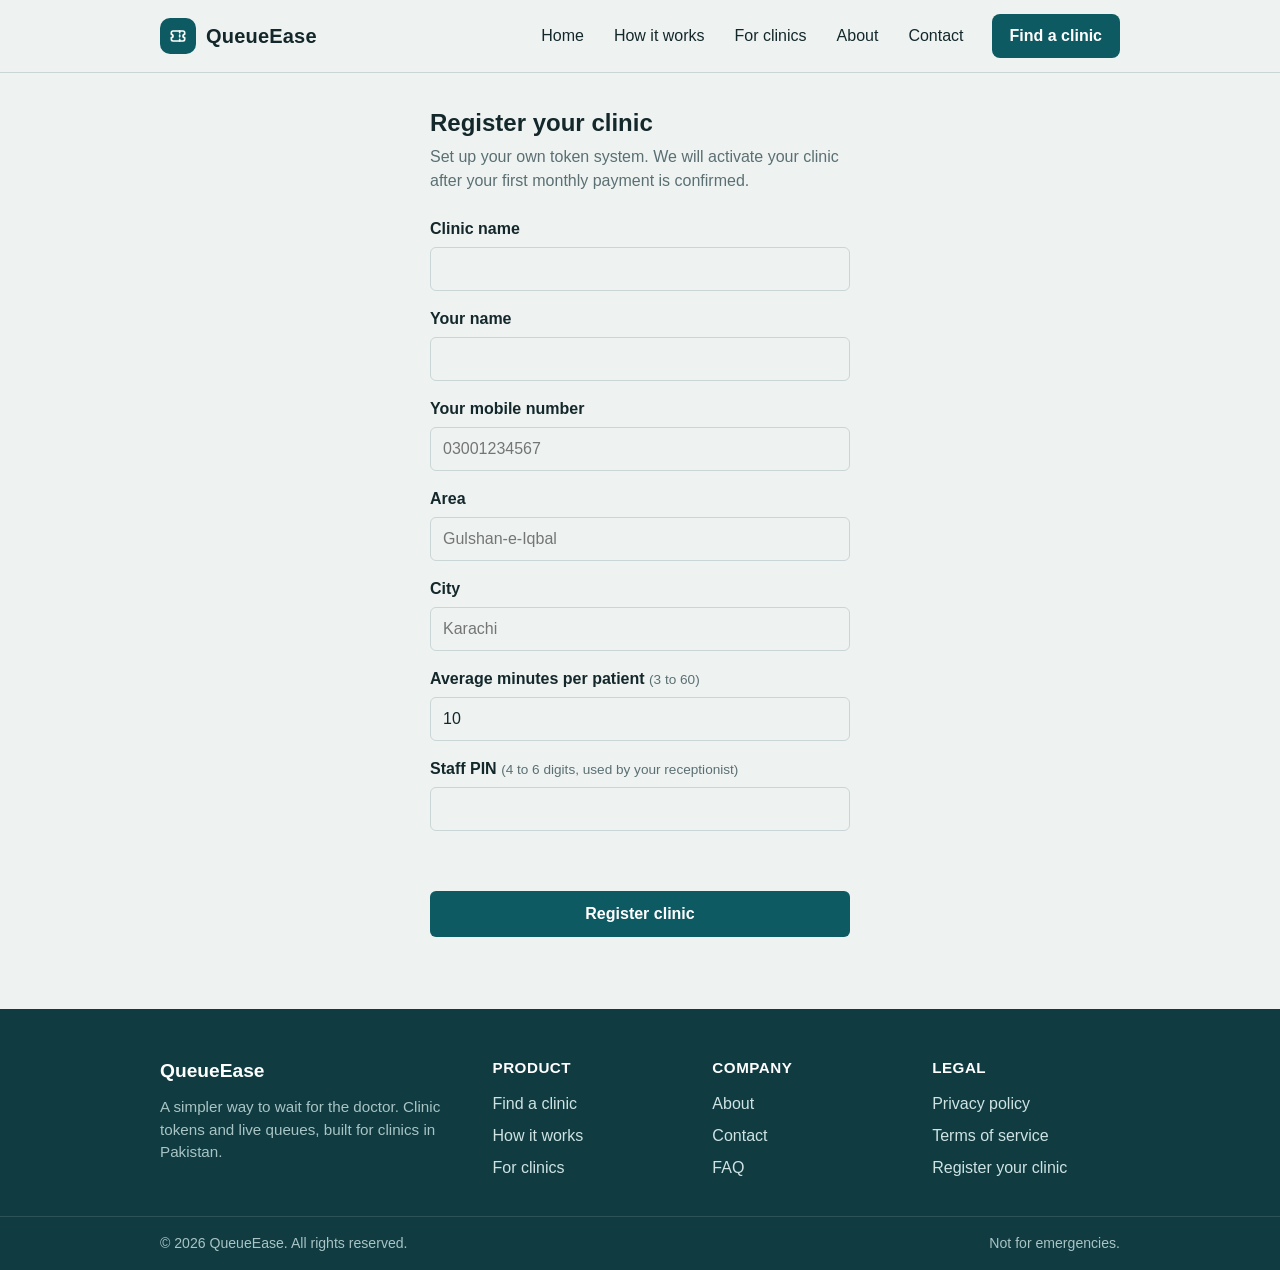
<file: register.html>
<!DOCTYPE html>
<html lang="en">
<head>
<meta charset="utf-8">
<meta name="viewport" content="width=device-width, initial-scale=1">
<title>Register your clinic</title>
<link rel="stylesheet" href="style.css">
<style>
  :root { --bg:#eef3f2; --ink:#14282b; --muted:#5b6f72; --brand:#0e5a63; --line:#c9d6d5; --warn:#a63d2f; }
  @media (prefers-color-scheme: dark) {
    :root { --bg:#10191a; --ink:#e6efee; --muted:#93a8aa; --brand:#5cc4cf; --line:#2b3d3f; --warn:#ff9d8f; }
  }
  * { box-sizing: border-box; }
  body { margin:0; background:var(--bg); color:var(--ink); font-family:"Trebuchet MS", Verdana, sans-serif; line-height:1.5; }
  main { max-width:460px; margin:0 auto; padding:32px 20px 48px; }
  h1 { font-size:1.5rem; margin:0 0 4px; }
  p.sub { margin:0 0 24px; color:var(--muted); }
  label { display:block; font-weight:bold; margin:16px 0 6px; }
  .hint { font-weight:normal; color:var(--muted); font-size:.85rem; }
  input { width:100%; padding:12px; font-size:1rem; border:1px solid var(--line); border-radius:6px; background:transparent; color:var(--ink); }
  input:focus-visible, button:focus-visible { outline:3px solid var(--brand); outline-offset:2px; }
  button.primary { width:100%; margin-top:24px; padding:14px; font-size:1rem; font-weight:bold; border:0; border-radius:6px; background:var(--brand); color:#fff; cursor:pointer; }
  @media (prefers-color-scheme: dark) { button.primary { color:#10191a; } }
  button:disabled { opacity:.6; cursor:wait; }
  .err { color:var(--warn); margin-top:12px; min-height:1.5em; }
  .box { border:1px solid var(--line); border-radius:8px; padding:14px; margin-top:16px; word-break:break-all; }
  .box strong { display:block; margin-bottom:4px; }
  .box button { margin-top:8px; background:none; border:0; color:var(--brand); text-decoration:underline; padding:0; font-size:.95rem; cursor:pointer; }
  .note { color:var(--muted); font-size:.9rem; margin-top:16px; }
  [hidden] { display:none !important; }
</style>
</head>
<body>
<header class="site-header"><div class="bar"><a class="logo" href="index.html"><span class="mark"><svg viewBox="0 0 24 24" aria-hidden="true"><path d="M4 8a2 2 0 0 1 2-2h12a2 2 0 0 1 2 2v2a2 2 0 0 0 0 4v2a2 2 0 0 1-2 2H6a2 2 0 0 1-2-2v-2a2 2 0 0 0 0-4z"/><path d="M14 6v12" stroke-dasharray="2 3"/></svg></span>QueueEase</a><button class="nav-toggle" aria-label="Menu" aria-expanded="false" aria-controls="nav"><span></span></button><nav class="main-nav" id="nav" aria-label="Main"><a class="link" href="index.html">Home</a><a class="link" href="how-it-works.html">How it works</a><a class="link" href="clinics.html">For clinics</a><a class="link" href="about.html">About</a><a class="link" href="contact.html">Contact</a><a class="btn primary" href="find.html">Find a clinic</a></nav></div></header>
<main>
  <section id="form-view">
    <h1>Register your clinic</h1>
    <p class="sub">Set up your own token system. We will activate your clinic after your first monthly payment is confirmed.</p>

    <label for="clinic_name">Clinic name</label>
    <input id="clinic_name" autocomplete="organization">
    <label for="owner_name">Your name</label>
    <input id="owner_name" autocomplete="name">
    <label for="owner_phone">Your mobile number</label>
    <input id="owner_phone" type="tel" inputmode="numeric" placeholder="03001234567" autocomplete="tel">
    <label for="area">Area</label>
    <input id="area" placeholder="Gulshan-e-Iqbal">
    <label for="city">City</label>
    <input id="city" placeholder="Karachi">
    <label for="avg_minutes">Average minutes per patient <span class="hint">(3 to 60)</span></label>
    <input id="avg_minutes" type="number" min="3" max="60" value="10">
    <label for="pin">Staff PIN <span class="hint">(4 to 6 digits, used by your receptionist)</span></label>
    <input id="pin" type="password" inputmode="numeric" autocomplete="new-password">

    <div class="err" id="err" role="alert"></div>
    <button class="primary" id="go">Register clinic</button>
  </section>

  <section id="done-view" hidden>
    <h1>Clinic registered</h1>
    <p class="sub" id="msg"></p>
    <div class="box"><strong>Patient link</strong><span id="plink"></span><br><button data-copy="plink">Copy</button></div>
    <div class="box"><strong>Receptionist link</strong><span id="rlink"></span><br><button data-copy="rlink">Copy</button></div>
    <p class="note">Save both links. Your clinic will appear to patients after we activate it. Keep your staff PIN private.</p>
  </section>
</main>
<footer class="site-footer"><div class="cols">
<div><div class="brand">QueueEase</div><p>A simpler way to wait for the doctor. Clinic tokens and live queues, built for clinics in Pakistan.</p></div>
<div><h4>Product</h4><ul><li><a href="find.html">Find a clinic</a></li><li><a href="how-it-works.html">How it works</a></li><li><a href="clinics.html">For clinics</a></li></ul></div>
<div><h4>Company</h4><ul><li><a href="about.html">About</a></li><li><a href="contact.html">Contact</a></li><li><a href="faq.html">FAQ</a></li></ul></div>
<div><h4>Legal</h4><ul><li><a href="privacy.html">Privacy policy</a></li><li><a href="terms.html">Terms of service</a></li><li><a href="register.html">Register your clinic</a></li></ul></div>
</div><div class="bottom"><div><span>&copy; 2026 QueueEase. All rights reserved.</span><span>Not for emergencies.</span></div></div></footer>

<script>
  // The API runs on the same site (see the api folder).
  const BASE = "/api";
  const $ = id => document.getElementById(id);

  $("go").addEventListener("click", async () => {
    $("err").textContent = "";
    $("go").disabled = true;
    const body = {
      clinic_name: $("clinic_name").value.trim(),
      owner_name: $("owner_name").value.trim(),
      owner_phone: $("owner_phone").value.trim(),
      area: $("area").value.trim(),
      city: $("city").value.trim(),
      avg_minutes: Number($("avg_minutes").value),
      pin: $("pin").value.trim()
    };
    try {
      const r = await fetch(BASE + "/clinic-signup", {
        method: "POST",
        headers: { "Content-Type": "application/json" },
        body: JSON.stringify(body)
      });
      const d = await r.json();
      if (d.ok) {
        $("msg").textContent = d.message || "";
        $("plink").textContent = d.patient_link;
        $("rlink").textContent = d.receptionist_link;
        $("form-view").hidden = true;
        $("done-view").hidden = false;
      } else {
        $("err").textContent = d.error || "Could not register. Please check the details.";
      }
    } catch (e) {
      $("err").textContent = "Could not reach the system. Check your connection and try again.";
    }
    $("go").disabled = false;
  });

  document.querySelectorAll("[data-copy]").forEach(b => b.addEventListener("click", async () => {
    try { await navigator.clipboard.writeText($(b.dataset.copy).textContent); b.textContent = "Copied"; }
    catch (e) { b.textContent = "Select the link and copy it"; }
  }));
</script>
<script>
(function () {
  var h = document.querySelector(".site-header"), t = document.querySelector(".nav-toggle"), n = document.getElementById("nav");
  function onScroll() { h.classList.toggle("scrolled", window.scrollY > 8); }
  onScroll(); window.addEventListener("scroll", onScroll, { passive: true });
  t.addEventListener("click", function () { var o = n.classList.toggle("open"); t.setAttribute("aria-expanded", o); });
})();
</script>
</body>
</html>
</file>
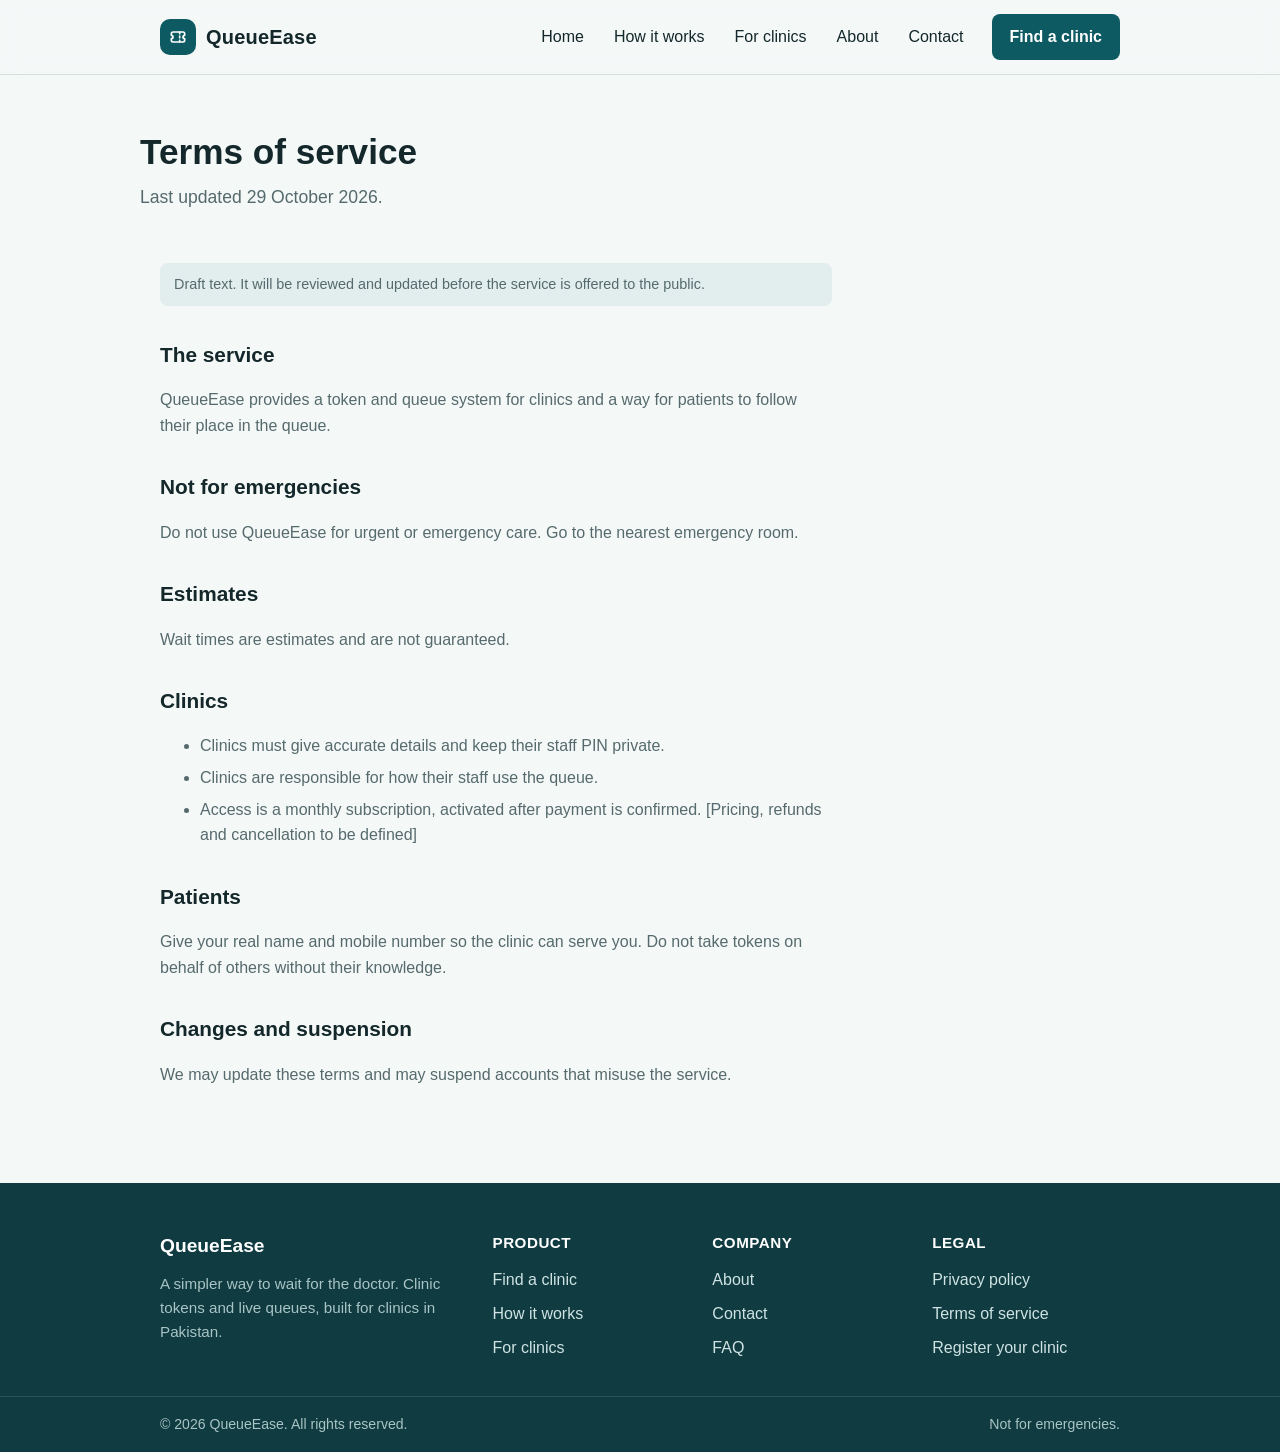
<file: terms.html>
<!DOCTYPE html>
<html lang="en">
<head>
<meta charset="utf-8">
<meta name="viewport" content="width=device-width, initial-scale=1">
<title>Terms of service | QueueEase</title>
<meta name="description" content="Terms for using QueueEase.">
<link rel="stylesheet" href="style.css">
</head>
<body>
<header class="site-header"><div class="bar"><a class="logo" href="index.html"><span class="mark"><svg viewBox="0 0 24 24" aria-hidden="true"><path d="M4 8a2 2 0 0 1 2-2h12a2 2 0 0 1 2 2v2a2 2 0 0 0 0 4v2a2 2 0 0 1-2 2H6a2 2 0 0 1-2-2v-2a2 2 0 0 0 0-4z"/><path d="M14 6v12" stroke-dasharray="2 3"/></svg></span>QueueEase</a><button class="nav-toggle" aria-label="Menu" aria-expanded="false" aria-controls="nav"><span></span></button><nav class="main-nav" id="nav" aria-label="Main"><a class="link" href="index.html">Home</a><a class="link" href="how-it-works.html">How it works</a><a class="link" href="clinics.html">For clinics</a><a class="link" href="about.html">About</a><a class="link" href="contact.html">Contact</a><a class="btn primary" href="find.html">Find a clinic</a></nav></div></header>
<main><div class="wrap page-head"><h1>Terms of service</h1><p>Last updated 29 October 2026.</p></div><div class="wrap"><div class="prose"><p class="draft">Draft text. It will be reviewed and updated before the service is offered to the public.</p><h2>The service</h2><p>QueueEase provides a token and queue system for clinics and a way for patients to follow their place in the queue.</p><h2>Not for emergencies</h2><p>Do not use QueueEase for urgent or emergency care. Go to the nearest emergency room.</p><h2>Estimates</h2><p>Wait times are estimates and are not guaranteed.</p><h2>Clinics</h2><ul><li>Clinics must give accurate details and keep their staff PIN private.</li><li>Clinics are responsible for how their staff use the queue.</li><li>Access is a monthly subscription, activated after payment is confirmed. [Pricing, refunds and cancellation to be defined]</li></ul><h2>Patients</h2><p>Give your real name and mobile number so the clinic can serve you. Do not take tokens on behalf of others without their knowledge.</p><h2>Changes and suspension</h2><p>We may update these terms and may suspend accounts that misuse the service.</p></div></div></main>
<footer class="site-footer"><div class="cols">
<div><div class="brand">QueueEase</div><p>A simpler way to wait for the doctor. Clinic tokens and live queues, built for clinics in Pakistan.</p></div>
<div><h4>Product</h4><ul><li><a href="find.html">Find a clinic</a></li><li><a href="how-it-works.html">How it works</a></li><li><a href="clinics.html">For clinics</a></li></ul></div>
<div><h4>Company</h4><ul><li><a href="about.html">About</a></li><li><a href="contact.html">Contact</a></li><li><a href="faq.html">FAQ</a></li></ul></div>
<div><h4>Legal</h4><ul><li><a href="privacy.html">Privacy policy</a></li><li><a href="terms.html">Terms of service</a></li><li><a href="register.html">Register your clinic</a></li></ul></div>
</div><div class="bottom"><div><span>&copy; 2026 QueueEase. All rights reserved.</span><span>Not for emergencies.</span></div></div></footer>
<script>
(function () {
  document.documentElement.classList.add("js");
  var h = document.querySelector(".site-header"), t = document.querySelector(".nav-toggle"), n = document.getElementById("nav");
  function onScroll() { h.classList.toggle("scrolled", window.scrollY > 8); }
  onScroll(); window.addEventListener("scroll", onScroll, { passive: true });
  t.addEventListener("click", function () { var o = n.classList.toggle("open"); t.setAttribute("aria-expanded", o); });
  n.addEventListener("click", function (e) { if (e.target.tagName === "A") { n.classList.remove("open"); t.setAttribute("aria-expanded", "false"); } });
  var els = document.querySelectorAll(".card, details, .ticket, .band, .page-head, .prose > *");
  if (!("IntersectionObserver" in window)) { return; }
  var io = new IntersectionObserver(function (es) { es.forEach(function (e) { if (e.isIntersecting) { e.target.classList.add("in"); io.unobserve(e.target); } }); }, { threshold: 0.12 });
  els.forEach(function (el) { el.classList.add("reveal"); io.observe(el); });
})();
</script>
</body>
</html>
</file>
<file: style.css>
:root { --bg:#f4f8f7; --ink:#14282b; --muted:#566a6d; --brand:#0e5a63; --brand-ink:#ffffff; --card:#ffffff; --line:#d3dedd; --soft:#e2eeed; }
  @media (prefers-color-scheme: dark) {
    :root { --bg:#0e1617; --ink:#e6efee; --muted:#93a8aa; --brand:#5cc4cf; --brand-ink:#0e1617; --card:#162224; --line:#2b3d3f; --soft:#1a2c2e; }
  }
  * { box-sizing: border-box; }
  html { scroll-behavior:smooth; }
  body { margin:0; background:var(--bg); color:var(--ink); font-family:"Trebuchet MS", Verdana, sans-serif; line-height:1.6; }
  .wrap { max-width:1000px; margin:0 auto; padding:0 20px; }
  .btn { display:inline-block; padding:14px 22px; border-radius:8px; font-weight:bold; text-decoration:none; }
  .btn.primary { background:var(--brand); color:var(--brand-ink); }
  .btn.ghost { border:2px solid var(--brand); color:var(--brand); }
  a:focus-visible { outline:3px solid var(--brand); outline-offset:3px; }
  .hero { padding:72px 0 56px; display:grid; grid-template-columns:1.2fr 1fr; gap:40px; align-items:center; }
  .hero h1 { font-size:2.6rem; line-height:1.15; margin:0 0 16px; }
  .hero p { color:var(--muted); font-size:1.1rem; margin:0 0 28px; max-width:34em; }
  .hero .cta { display:flex; gap:12px; flex-wrap:wrap; }
  .ticket { background:var(--card); border:1px solid var(--line); border-radius:14px; padding:28px; text-align:center; }
  .ticket .lbl { color:var(--muted); }
  .ticket .num { font-size:5.5rem; font-weight:bold; color:var(--brand); line-height:1.1; }
  .ticket dl { margin:16px 0 0; border-top:1px solid var(--line); text-align:left; }
  .ticket dl div { display:flex; justify-content:space-between; padding:10px 0; border-bottom:1px solid var(--line); }
  .ticket dt { color:var(--muted); } .ticket dd { margin:0; font-weight:bold; }
  section.block { padding:56px 0; border-top:1px solid var(--line); }
  h2 { font-size:1.7rem; margin:0 0 8px; }
  .lead { color:var(--muted); margin:0 0 32px; max-width:38em; }
  .grid { display:grid; grid-template-columns:repeat(3, 1fr); gap:20px; }
  .card { background:var(--card); border:1px solid var(--line); border-radius:12px; padding:22px; }
  .card .n { display:inline-block; width:34px; height:34px; line-height:34px; text-align:center; border-radius:50%; background:var(--soft); color:var(--brand); font-weight:bold; margin-bottom:10px; }
  .card h3 { margin:0 0 6px; font-size:1.1rem; }
  .card p { margin:0; color:var(--muted); }
  .two { display:grid; grid-template-columns:1fr 1fr; gap:20px; }
  .tag { font-size:.85rem; color:var(--muted); }
  details { background:var(--card); border:1px solid var(--line); border-radius:10px; padding:14px 18px; margin-bottom:10px; }
  summary { font-weight:bold; cursor:pointer; }
  details p { color:var(--muted); margin:10px 0 0; }
  .band { background:var(--soft); border-radius:16px; padding:40px 28px; text-align:center; }
  .band p { color:var(--muted); max-width:32em; margin:0 auto 24px; }
  @media (max-width:760px) {
    .hero { grid-template-columns:1fr; padding-top:40px; }
    .hero h1 { font-size:2rem; }
    .grid, .two { grid-template-columns:1fr; }
  }

  .page-head { padding:56px 0 8px; }
  .page-head h1 { font-size:2.2rem; line-height:1.2; margin:0 0 10px; }
  .page-head p { color:var(--muted); max-width:38em; margin:0; font-size:1.1rem; }
  .prose { max-width:42em; padding:24px 0 56px; }
  .prose h2 { font-size:1.3rem; margin:32px 0 8px; }
  .prose p, .prose li { color:var(--muted); }
  .prose li { margin-bottom:6px; }
  .draft { background:var(--soft); border-radius:8px; padding:10px 14px; font-size:.9rem; margin-top:20px; }
  @media (max-width:760px) { .page-head h1 { font-size:1.7rem; } }

  /* ===== header ===== */
  .site-header { position:sticky; top:0; z-index:50; background:color-mix(in srgb, var(--bg) 88%, transparent); backdrop-filter:saturate(1.4) blur(10px); border-bottom:1px solid var(--line); transition:box-shadow .3s ease, background .3s ease; }
  .site-header.scrolled { box-shadow:0 6px 24px rgba(10,40,45,.12); }
  .site-header .bar { max-width:1000px; margin:0 auto; padding:14px 20px; display:flex; align-items:center; justify-content:space-between; gap:16px; }
  .logo { display:flex; align-items:center; gap:10px; font-weight:bold; font-size:1.25rem; color:var(--ink); text-decoration:none; letter-spacing:.2px; }
  .logo .mark { width:36px; height:36px; border-radius:10px; background:var(--brand); display:grid; place-items:center; transition:transform .35s ease; }
  .logo:hover .mark { transform:rotate(-8deg) scale(1.08); }
  .logo .mark svg { width:20px; height:20px; fill:none; stroke:var(--brand-ink); stroke-width:2; stroke-linecap:round; stroke-linejoin:round; }
  .main-nav { display:flex; align-items:center; gap:6px; }
  .main-nav a.link { position:relative; padding:8px 12px; color:var(--ink); text-decoration:none; }
  .main-nav a.link::after { content:""; position:absolute; left:50%; bottom:2px; width:0; height:2px; background:var(--brand); transition:width .3s ease, left .3s ease; }
  .main-nav a.link:hover::after, .main-nav a.link[aria-current="page"]::after { width:calc(100% - 24px); left:12px; }
  .main-nav a.link:hover { color:var(--brand); }
  .main-nav a.link[aria-current="page"] { color:var(--brand); font-weight:bold; }
  .main-nav .btn { margin-left:10px; padding:10px 18px; }
  .nav-toggle { display:none; background:none; border:1px solid var(--line); border-radius:8px; width:42px; height:42px; cursor:pointer; color:var(--ink); }
  .nav-toggle span, .nav-toggle span::before, .nav-toggle span::after { display:block; width:20px; height:2px; background:currentColor; margin:0 auto; position:relative; transition:transform .3s ease, background .2s ease; }
  .nav-toggle span::before, .nav-toggle span::after { content:""; position:absolute; left:0; }
  .nav-toggle span::before { top:-6px; } .nav-toggle span::after { top:6px; }
  .nav-toggle[aria-expanded="true"] span { background:transparent; }
  .nav-toggle[aria-expanded="true"] span::before { transform:translateY(6px) rotate(45deg); }
  .nav-toggle[aria-expanded="true"] span::after { transform:translateY(-6px) rotate(-45deg); }
  @media (max-width:820px) {
    .nav-toggle { display:block; }
    .main-nav { position:absolute; left:0; right:0; top:100%; flex-direction:column; align-items:stretch; gap:0; background:var(--bg); border-bottom:1px solid var(--line); padding:8px 20px 16px; max-height:0; overflow:hidden; opacity:0; visibility:hidden; transition:max-height .35s ease, opacity .25s ease, visibility .25s; }
    .main-nav.open { max-height:420px; opacity:1; visibility:visible; }
    .main-nav a.link { padding:12px 4px; border-bottom:1px solid var(--line); }
    .main-nav a.link::after { display:none; }
    .main-nav .btn { margin:12px 0 0; text-align:center; }
  }

  /* ===== buttons and cards ===== */
  .btn { transition:transform .2s ease, box-shadow .2s ease, background .2s ease, color .2s ease; }
  .btn:hover { transform:translateY(-2px); box-shadow:0 8px 20px rgba(14,90,99,.25); }
  .btn:active { transform:translateY(0); }
  .btn.ghost:hover { background:var(--brand); color:var(--brand-ink); }
  .card { transition:transform .25s ease, box-shadow .25s ease, border-color .25s ease; }
  .card:hover { transform:translateY(-4px); box-shadow:0 12px 28px rgba(10,40,45,.12); border-color:var(--brand); }
  .card .n { transition:background .25s ease, color .25s ease; }
  .card:hover .n { background:var(--brand); color:var(--brand-ink); }
  details { transition:border-color .2s ease, box-shadow .2s ease; }
  details:hover { border-color:var(--brand); }
  details[open] { box-shadow:0 8px 20px rgba(10,40,45,.08); }
  summary { transition:color .2s ease; } summary:hover { color:var(--brand); }
  .ticket { animation:floaty 6s ease-in-out infinite; }
  @keyframes floaty { 0%,100% { transform:translateY(0); } 50% { transform:translateY(-8px); } }

  /* ===== reveal on scroll ===== */
  .js .reveal { opacity:0; transform:translateY(24px); transition:opacity .7s ease, transform .7s ease; }
  .js .reveal.in { opacity:1; transform:none; }
  .js .reveal:nth-child(2) { transition-delay:.08s; } .js .reveal:nth-child(3) { transition-delay:.16s; } .js .reveal:nth-child(4) { transition-delay:.24s; }

  /* ===== footer ===== */
  .site-footer { background:var(--fbg,#0f3b41); color:#cfe3e3; margin-top:24px; }
  @media (prefers-color-scheme: dark) { .site-footer { --fbg:#0a1213; border-top:1px solid var(--line); } }
  .site-footer .cols { max-width:1000px; margin:0 auto; padding:48px 20px 28px; display:grid; grid-template-columns:1.6fr 1fr 1fr 1fr; gap:32px; }
  .site-footer .brand { color:#fff; font-weight:bold; font-size:1.2rem; margin-bottom:10px; }
  .site-footer p { margin:0; color:#a9c4c4; max-width:22em; font-size:.95rem; }
  .site-footer h4 { margin:0 0 12px; color:#fff; font-size:.95rem; letter-spacing:.5px; text-transform:uppercase; }
  .site-footer ul { list-style:none; margin:0; padding:0; }
  .site-footer li { margin-bottom:8px; }
  .site-footer a { color:#cfe3e3; text-decoration:none; display:inline-block; transition:transform .2s ease, color .2s ease; }
  .site-footer a:hover { color:#fff; transform:translateX(5px); }
  .site-footer a:focus-visible { outline:3px solid #fff; outline-offset:3px; }
  .site-footer .bottom { border-top:1px solid rgba(255,255,255,.12); }
  .site-footer .bottom div { max-width:1000px; margin:0 auto; padding:16px 20px; display:flex; justify-content:space-between; flex-wrap:wrap; gap:8px; font-size:.88rem; color:#a9c4c4; }
  @media (max-width:820px) { .site-footer .cols { grid-template-columns:1fr 1fr; } }
  @media (max-width:480px) { .site-footer .cols { grid-template-columns:1fr; } }

  @media (prefers-reduced-motion: reduce) {
    *, *::before, *::after { animation:none !important; transition:none !important; }
    .js .reveal { opacity:1; transform:none; }
  }
</file>
